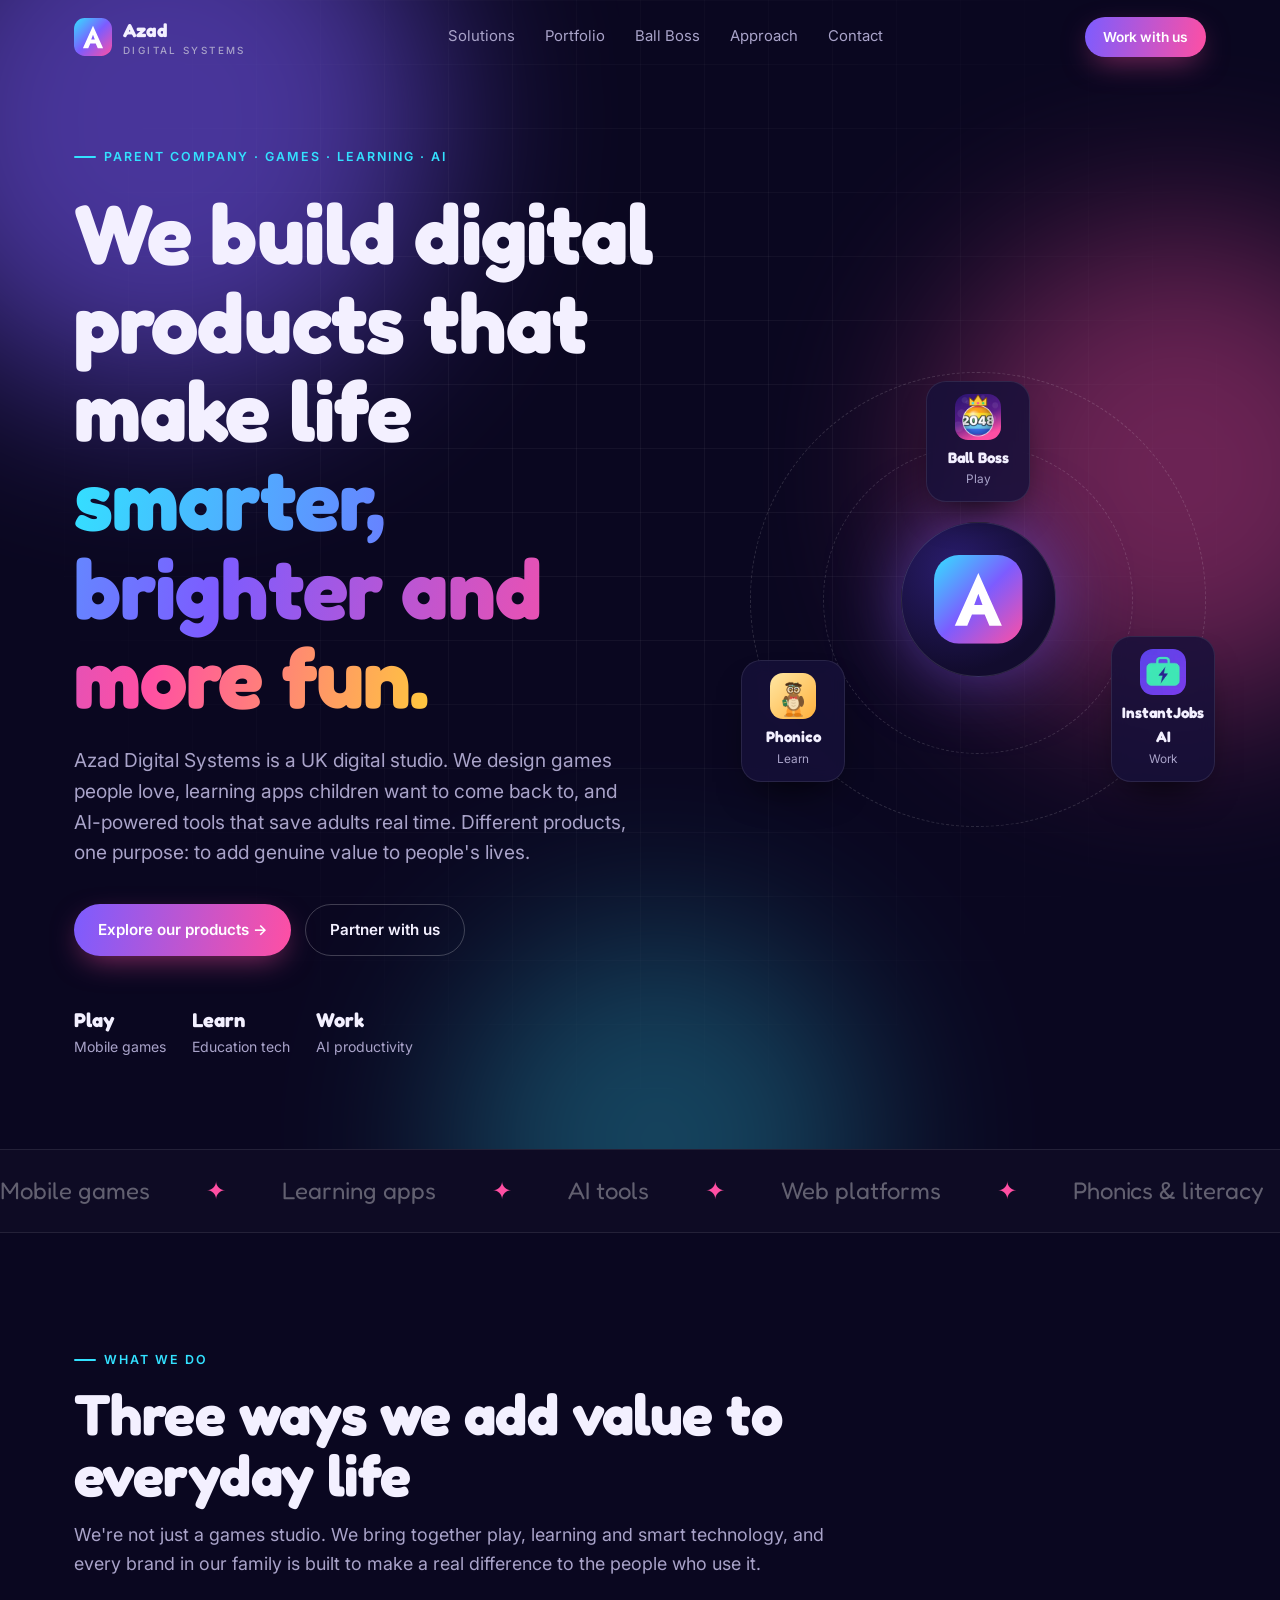
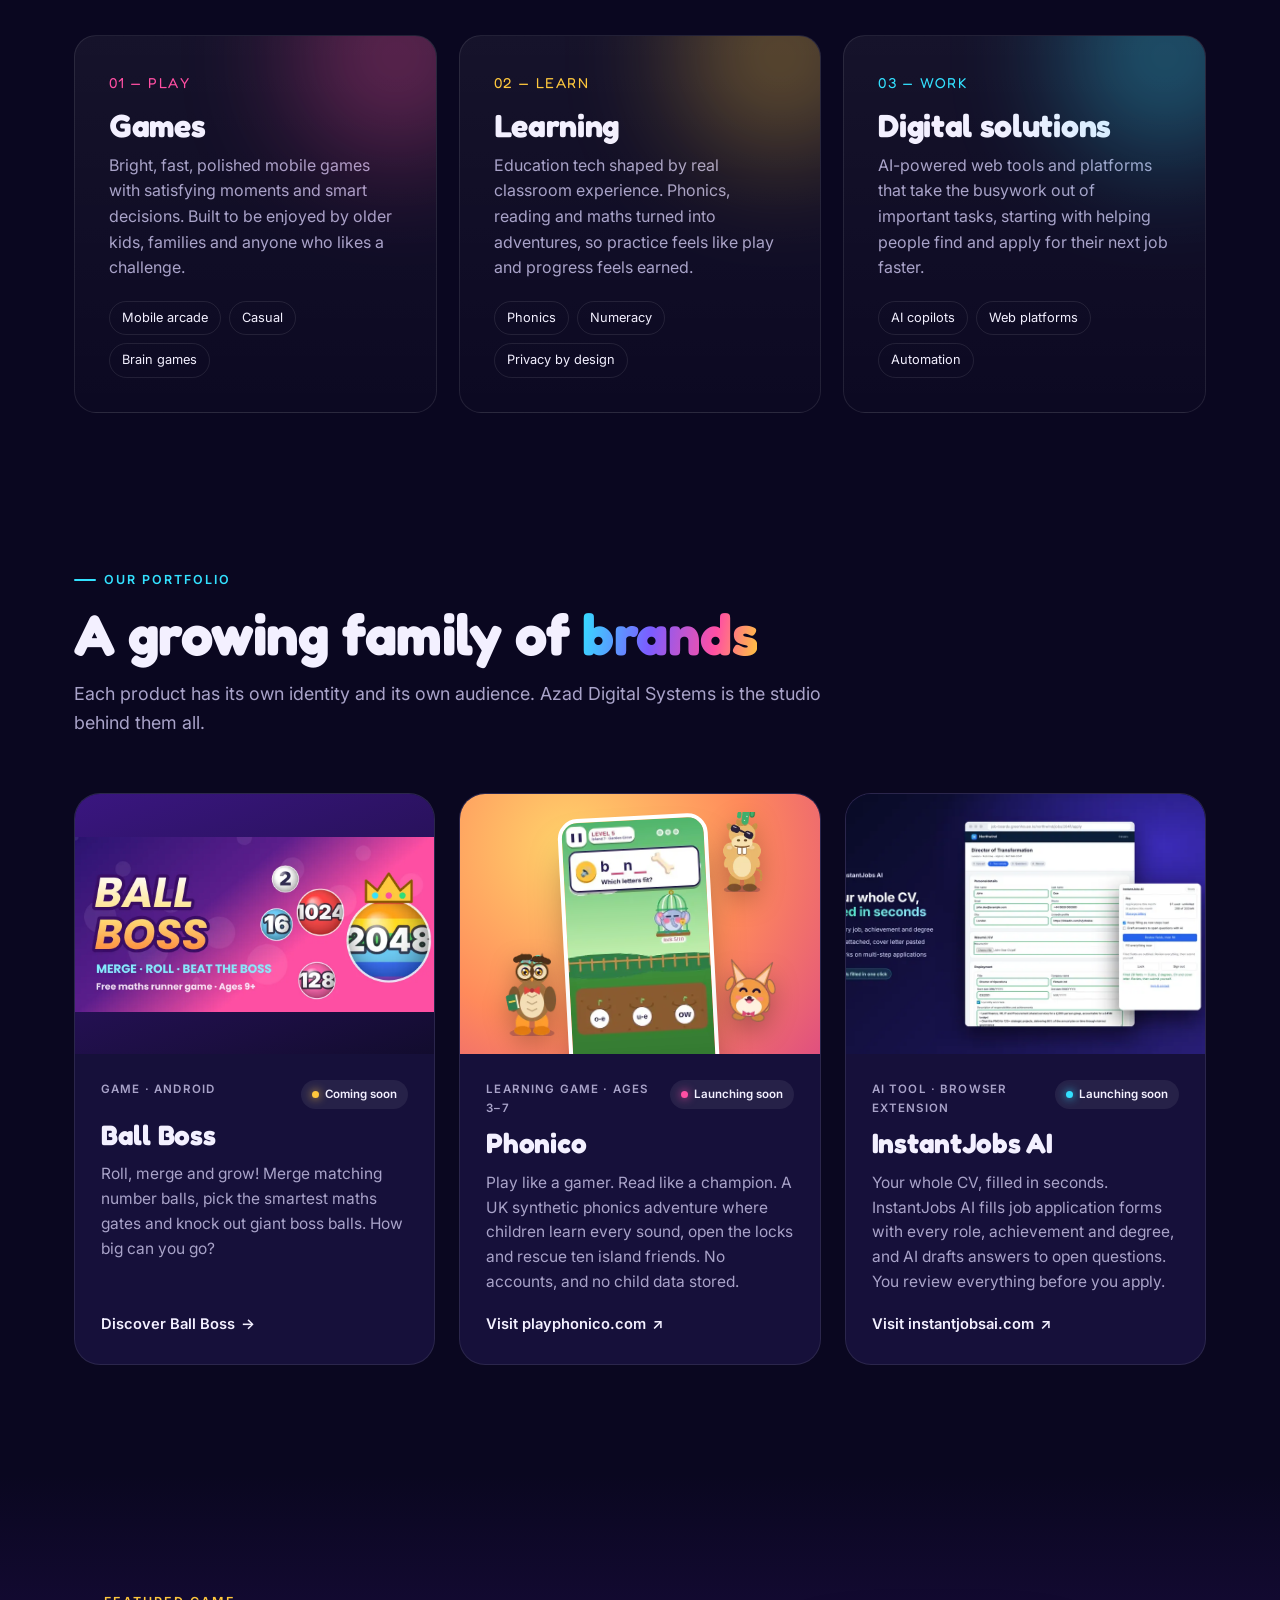
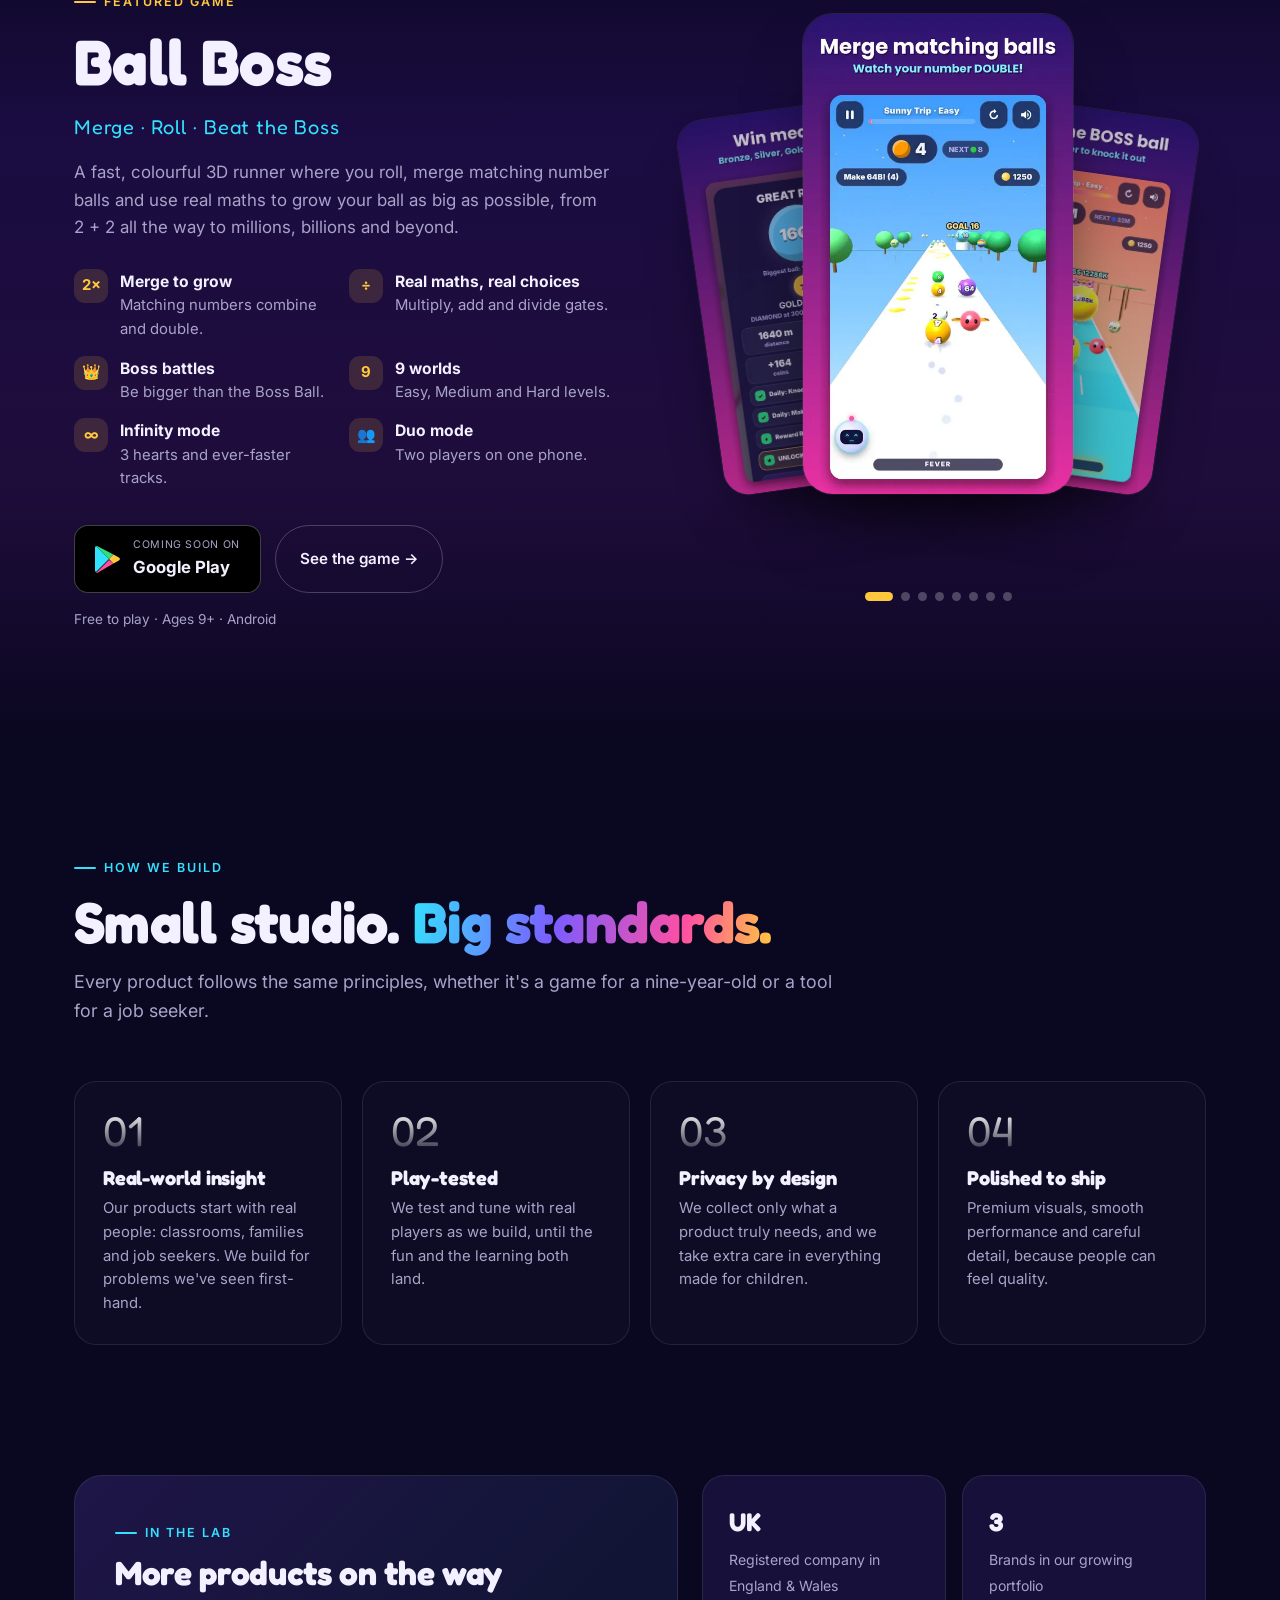
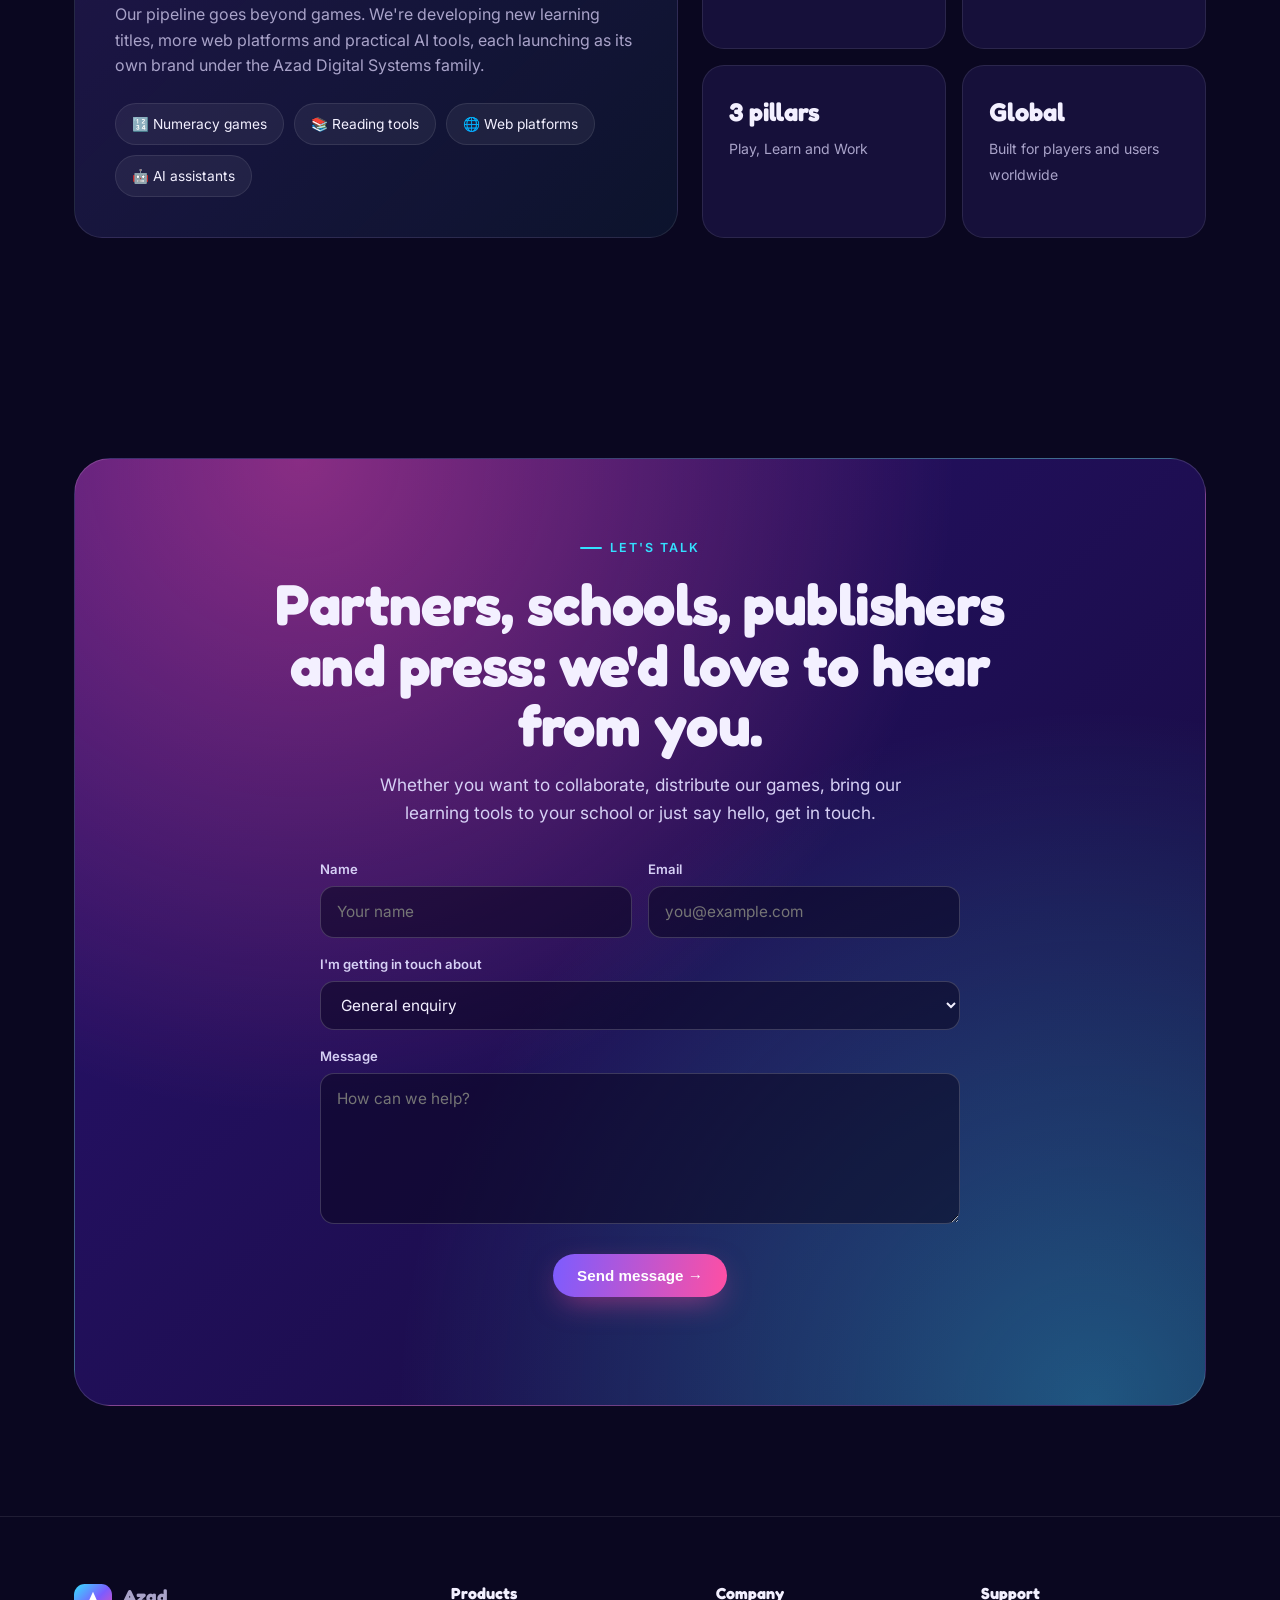
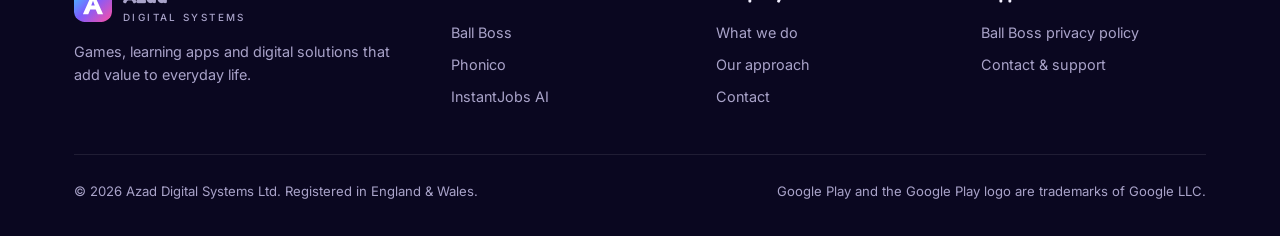
<file: index.html>
<!DOCTYPE html>
<html lang="en">
<head>
<meta charset="utf-8">
<meta name="viewport" content="width=device-width,initial-scale=1">
<title>Azad Digital Systems | Games, learning and digital solutions</title>
<meta name="description" content="Azad Digital Systems is a UK digital studio building games, learning apps and AI-powered tools, including Ball Boss, Phonico and InstantJobs AI.">
<meta property="og:title" content="Azad Digital Systems">
<meta property="og:description" content="We build games, learning apps and smart digital tools that add real value to everyday life.">
<meta property="og:image" content="img/bb-banner.webp">
<link rel="icon" href="data:image/svg+xml,%3Csvg xmlns='http://www.w3.org/2000/svg' viewBox='0 0 64 64'%3E%3Cdefs%3E%3ClinearGradient id='g' x1='0' y1='0' x2='1' y2='1'%3E%3Cstop offset='0' stop-color='%2333E1FF'/%3E%3Cstop offset='.5' stop-color='%237C5CFF'/%3E%3Cstop offset='1' stop-color='%23FF4FA3'/%3E%3C/linearGradient%3E%3C/defs%3E%3Crect width='64' height='64' rx='18' fill='url(%23g)'/%3E%3Cpath d='M32 13 49 51h-9l-3.4-8H27.4L24 51h-9Zm0 15-3 8h6Z' fill='%23fff'/%3E%3C/svg%3E">
<link rel="preconnect" href="https://fonts.googleapis.com">
<link rel="preconnect" href="https://fonts.gstatic.com" crossorigin>
<link href="https://fonts.googleapis.com/css2?family=Fredoka:wght@500;600;700&family=Inter:wght@400;500;600&display=swap" rel="stylesheet">
<link rel="stylesheet" href="styles.css">
</head>
<body>

<svg width="0" height="0" style="position:absolute" aria-hidden="true">
  <defs>
    <linearGradient id="lg" x1="0" y1="0" x2="1" y2="1"><stop offset="0" stop-color="#33E1FF"/><stop offset=".5" stop-color="#7C5CFF"/><stop offset="1" stop-color="#FF4FA3"/></linearGradient>
    <symbol id="mark" viewBox="0 0 64 64"><rect width="64" height="64" rx="18" fill="url(#lg)"/><path d="M32 13 49 51h-9l-3.4-8H27.4L24 51h-9Zm0 15-3 8h6Z" fill="#fff"/></symbol>
  </defs>
</svg>

<header class="nav" id="nav">
  <div class="wrap">
    <a href="#top" class="brand"><svg class="logo"><use href="#mark"/></svg><span>Azad<small>Digital Systems</small></span></a>
    <nav class="nav-links" id="links">
      <a href="#solutions">Solutions</a>
      <a href="#portfolio">Portfolio</a>
      <a href="#ball-boss">Ball Boss</a>
      <a href="#approach">Approach</a>
      <a href="#contact">Contact</a>
    </nav>
    <a href="#contact" class="btn btn-primary btn-sm">Work with us</a>
    <button class="menu-btn" id="menu" aria-label="Open menu">☰</button>
  </div>
</header>

<main id="top">
<!-- HERO -->
<section class="hero">
  <div class="aurora"><span></span><span></span><span></span></div>
  <div class="grid-bg"></div>
  <div class="wrap hero-inner">
    <div>
      <span class="eyebrow rv">Parent company · Games · Learning · AI</span>
      <h1 class="rv">We build digital products that make life <span class="grad">smarter, brighter and more fun.</span></h1>
      <p class="lead rv">Azad Digital Systems is a UK digital studio. We design games people love, learning apps children want to come back to, and AI-powered tools that save adults real time. Different products, one purpose: to add genuine value to people's lives.</p>
      <div class="hero-ctas rv">
        <a href="#portfolio" class="btn btn-primary">Explore our products →</a>
        <a href="#contact" class="btn btn-ghost">Partner with us</a>
      </div>
      <div class="pillars-mini rv">
        <div><b>Play</b>Mobile games</div>
        <div><b>Learn</b>Education tech</div>
        <div><b>Work</b>AI productivity</div>
      </div>
    </div>
    <div class="orbit rv" aria-hidden="true">
      <div class="ring"></div><div class="ring r2"></div>
      <div class="core"><svg viewBox="0 0 64 64"><use href="#mark"/></svg></div>
      <div class="node n1"><div class="ic"><img src="img/bb-icon.webp" alt=""></div><b>Ball Boss</b>Play</div>
      <div class="node n2"><div class="ic" style="background:linear-gradient(135deg,#FFE7A3,#FFB13D)"><img src="img/ph-hero-owl.webp" alt="" style="width:80%"></div><b>Phonico</b>Learn</div>
      <div class="node n3"><div class="ic"><img src="img/ij-icon.webp" alt=""></div><b>InstantJobs AI</b>Work</div>
    </div>
  </div>
</section>

<div class="marquee" aria-hidden="true">
  <div class="marquee-track">
    <span>Mobile games</span><span>Learning apps</span><span>AI tools</span><span>Web platforms</span><span>Phonics &amp; literacy</span><span>Maths &amp; numbers</span><span>Career tech</span><span>Family-first design</span>
    <span>Mobile games</span><span>Learning apps</span><span>AI tools</span><span>Web platforms</span><span>Phonics &amp; literacy</span><span>Maths &amp; numbers</span><span>Career tech</span><span>Family-first design</span>
  </div>
</div>

<!-- SOLUTIONS -->
<section id="solutions">
  <div class="wrap">
    <div class="sec-head rv">
      <span class="eyebrow">What we do</span>
      <h2>Three ways we add value to everyday life</h2>
      <p>We're not just a games studio. We bring together play, learning and smart technology, and every brand in our family is built to make a real difference to the people who use it.</p>
    </div>
    <div class="pillars">
      <div class="pillar rv" style="--c:var(--pink)">
        <span class="num">01 — PLAY</span>
        <h3>Games</h3>
        <p>Bright, fast, polished mobile games with satisfying moments and smart decisions. Built to be enjoyed by older kids, families and anyone who likes a challenge.</p>
        <ul><li>Mobile arcade</li><li>Casual</li><li>Brain games</li></ul>
      </div>
      <div class="pillar rv" style="--c:var(--gold)">
        <span class="num">02 — LEARN</span>
        <h3>Learning</h3>
        <p>Education tech shaped by real classroom experience. Phonics, reading and maths turned into adventures, so practice feels like play and progress feels earned.</p>
        <ul><li>Phonics</li><li>Numeracy</li><li>Privacy by design</li></ul>
      </div>
      <div class="pillar rv" style="--c:var(--cyan)">
        <span class="num">03 — WORK</span>
        <h3>Digital solutions</h3>
        <p>AI-powered web tools and platforms that take the busywork out of important tasks, starting with helping people find and apply for their next job faster.</p>
        <ul><li>AI copilots</li><li>Web platforms</li><li>Automation</li></ul>
      </div>
    </div>
  </div>
</section>

<!-- PORTFOLIO -->
<section id="portfolio" style="padding-top:40px">
  <div class="wrap">
    <div class="sec-head rv">
      <span class="eyebrow">Our portfolio</span>
      <h2>A growing family of <span class="grad">brands</span></h2>
      <p>Each product has its own identity and its own audience. Azad Digital Systems is the studio behind them all.</p>
    </div>
    <div class="portfolio">

      <article class="prod rv" style="--glow:rgba(255,200,61,.5)">
        <div class="prod-visual v-ball"><img class="banner" src="img/bb-banner.webp" alt="Ball Boss logo with number balls and a crowned 2048 ball"></div>
        <div class="prod-body">
          <div class="prod-top"><span class="tag">Game · Android</span><span class="status" style="--dot:var(--gold)">Coming soon</span></div>
          <h3>Ball Boss</h3>
          <p>Roll, merge and grow! Merge matching number balls, pick the smartest maths gates and knock out giant boss balls. How big can you go?</p>
          <div class="links"><a class="arrow-link" href="products/ball-boss/index.html">Discover Ball Boss <span>→</span></a></div>
        </div>
      </article>

      <article class="prod rv" style="--glow:rgba(255,94,126,.5)">
        <div class="prod-visual v-phon">
          <img class="ph-shot" src="img/ph-shot.webp" alt="Phonico gameplay: which letters fit?">
          <img class="ph-char c1" src="img/ph-hero-owl.webp" alt="" aria-hidden="true">
          <img class="ph-char c2" src="img/ph-pal-fox.webp" alt="" aria-hidden="true">
          <img class="ph-char c3" src="img/ph-hero-camel.webp" alt="" aria-hidden="true">
        </div>
        <div class="prod-body">
          <div class="prod-top"><span class="tag">Learning game · Ages 3–7</span><span class="status" style="--dot:var(--pink)">Launching soon</span></div>
          <h3>Phonico</h3>
          <p>Play like a gamer. Read like a champion. A UK synthetic phonics adventure where children learn every sound, open the locks and rescue ten island friends. No accounts, and no child data stored.</p>
          <div class="links"><a class="arrow-link" href="https://playphonico.com" target="_blank" rel="noopener">Visit playphonico.com <span>↗</span></a></div>
        </div>
      </article>

      <article class="prod rv" style="--glow:rgba(51,225,255,.45)">
        <div class="prod-visual v-jobs"><img class="ij-shot" src="img/ij-shot.webp" alt="InstantJobs AI filling a job application form from a CV"></div>
        <div class="prod-body">
          <div class="prod-top"><span class="tag">AI tool · Browser extension</span><span class="status" style="--dot:var(--cyan)">Launching soon</span></div>
          <h3>InstantJobs AI</h3>
          <p>Your whole CV, filled in seconds. InstantJobs AI fills job application forms with every role, achievement and degree, and AI drafts answers to open questions. You review everything before you apply.</p>
          <div class="links"><a class="arrow-link" href="https://instantjobsai.com" target="_blank" rel="noopener">Visit instantjobsai.com <span>↗</span></a></div>
        </div>
      </article>

    </div>
  </div>
</section>

<!-- SPOTLIGHT -->
<section class="spot" id="ball-boss">
  <div class="wrap spot-grid">
    <div class="rv">
      <span class="eyebrow" style="color:var(--gold)">Featured game</span>
      <h2>Ball Boss</h2>
      <div class="tagline">Merge · Roll · Beat the Boss</div>
      <p style="color:var(--mute);margin-top:16px;font-size:1.06rem">A fast, colourful 3D runner where you roll, merge matching number balls and use real maths to grow your ball as big as possible, from 2 + 2 all the way to millions, billions and beyond.</p>
      <div class="feat-list">
        <div class="feat"><i>2×</i><div><b>Merge to grow</b>Matching numbers combine and double.</div></div>
        <div class="feat"><i>÷</i><div><b>Real maths, real choices</b>Multiply, add and divide gates.</div></div>
        <div class="feat"><i>👑</i><div><b>Boss battles</b>Be bigger than the Boss Ball.</div></div>
        <div class="feat"><i>9</i><div><b>9 worlds</b>Easy, Medium and Hard levels.</div></div>
        <div class="feat"><i>∞</i><div><b>Infinity mode</b>3 hearts and ever-faster tracks.</div></div>
        <div class="feat"><i>👥</i><div><b>Duo mode</b>Two players on one phone.</div></div>
      </div>
      <div class="hero-ctas">
        <span class="gp-badge"><svg width="26" height="28" viewBox="0 0 26 28"><path d="M1 1l13 13L1 27c-.6-.3-1-1-1-1.8V2.8C0 2 .4 1.3 1 1z" fill="#33E1FF"/><path d="M18.5 9.5 14 14 1 1c.3-.1.7-.1 1.1.1z" fill="#2EDD7B"/><path d="M18.5 18.5 2.1 27.9c-.4.2-.8.2-1.1.1l13-13z" fill="#FF4FA3"/><path d="m18.5 9.5 5.4 3.1c1.4.8 1.4 2 0 2.8l-5.4 3.1L14 14z" fill="#FFC83D"/></svg><span><small>Coming soon on</small><b>Google Play</b></span></span>
        <a href="products/ball-boss/index.html" class="btn btn-ghost">See the game →</a>
      </div>
      <p style="color:var(--mute);font-size:.85rem;margin-top:16px">Free to play · Ages 9+ · Android</p>
    </div>
    <div class="rv">
      <div class="gallery" id="gallery"></div>
      <div class="dots" id="dots"></div>
    </div>
  </div>
</section>

<!-- APPROACH -->
<section id="approach">
  <div class="wrap">
    <div class="sec-head rv">
      <span class="eyebrow">How we build</span>
      <h2>Small studio. <span class="grad">Big standards.</span></h2>
      <p>Every product follows the same principles, whether it's a game for a nine-year-old or a tool for a job seeker.</p>
    </div>
    <div class="approach">
      <div class="step rv"><div class="n">01</div><h4>Real-world insight</h4><p>Our products start with real people: classrooms, families and job seekers. We build for problems we've seen first-hand.</p></div>
      <div class="step rv"><div class="n">02</div><h4>Play-tested</h4><p>We test and tune with real players as we build, until the fun and the learning both land.</p></div>
      <div class="step rv"><div class="n">03</div><h4>Privacy by design</h4><p>We collect only what a product truly needs, and we take extra care in everything made for children.</p></div>
      <div class="step rv"><div class="n">04</div><h4>Polished to ship</h4><p>Premium visuals, smooth performance and careful detail, because people can feel quality.</p></div>
    </div>
  </div>
</section>

<!-- LAB -->
<section style="padding-top:20px">
  <div class="wrap lab">
    <div class="lab-card rv">
      <span class="eyebrow">In the lab</span>
      <h3>More products on the way</h3>
      <p>Our pipeline goes beyond games. We're developing new learning titles, more web platforms and practical AI tools, each launching as its own brand under the Azad Digital Systems family.</p>
      <div class="chips"><span>🔢 Numeracy games</span><span>📚 Reading tools</span><span>🌐 Web platforms</span><span>🤖 AI assistants</span></div>
    </div>
    <div class="facts">
      <div class="fact rv"><b>UK</b><span>Registered company in England &amp; Wales</span></div>
      <div class="fact rv"><b>3</b><span>Brands in our growing portfolio</span></div>
      <div class="fact rv"><b>3 pillars</b><span>Play, Learn and Work</span></div>
      <div class="fact rv"><b>Global</b><span>Built for players and users worldwide</span></div>
    </div>
  </div>
</section>

<!-- CTA -->
<section id="contact">
  <div class="wrap" id="contact-support">
    <div class="cta-box rv">
      <span class="eyebrow" style="justify-content:center">Let's talk</span>
      <h2>Partners, schools, publishers and press: we'd love to hear from you.</h2>
      <p>Whether you want to collaborate, distribute our games, bring our learning tools to your school or just say hello, get in touch.</p>
      <form class="cform" id="cform" novalidate>
        <input type="hidden" name="access_key" value="">
        <input type="hidden" name="subject" value="New enquiry from azaddigitalsystems.com">
        <input type="checkbox" name="botcheck" style="display:none" tabindex="-1" autocomplete="off">
        <div class="cf-row">
          <label><span>Name</span><input name="name" required maxlength="100" placeholder="Your name"></label>
          <label><span>Email</span><input name="email" type="email" required maxlength="150" placeholder="you@example.com"></label>
        </div>
        <label><span>I'm getting in touch about</span>
          <select name="topic">
            <option>General enquiry</option><option>Partnership or publishing</option><option>Schools and education</option>
            <option>Ball Boss support</option><option>Phonico</option><option>InstantJobs AI</option><option>Press</option>
          </select></label>
        <label><span>Message</span><textarea name="message" required rows="5" maxlength="3000" placeholder="How can we help?"></textarea></label>
        <button class="btn btn-primary" type="submit" id="cf-btn">Send message →</button>
        <p class="cf-msg" id="cf-msg" role="status"></p>
      </form>
    </div>
  </div>
</section>
</main>

<footer>
  <div class="wrap">
    <div class="foot-grid">
      <div>
        <a href="#top" class="brand" style="margin-bottom:14px"><svg class="logo"><use href="#mark"/></svg><span>Azad<small>Digital Systems</small></span></a>
        <p style="max-width:320px">Games, learning apps and digital solutions that add value to everyday life.</p>
      </div>
      <div><h5>Products</h5><ul>
        <li><a href="products/ball-boss/index.html">Ball Boss</a></li>
        <li><a href="https://playphonico.com" target="_blank" rel="noopener">Phonico</a></li>
        <li><a href="https://instantjobsai.com" target="_blank" rel="noopener">InstantJobs AI</a></li>
      </ul></div>
      <div><h5>Company</h5><ul>
        <li><a href="#solutions">What we do</a></li>
        <li><a href="#approach">Our approach</a></li>
        <li><a href="#contact">Contact</a></li>
      </ul></div>
      <div><h5>Support</h5><ul>
        <li><a href="ball-boss/privacy/index.html">Ball Boss privacy policy</a></li>
        <li><a href="#contact">Contact &amp; support</a></li>
      </ul></div>
    </div>
    <div class="foot-bottom">
      <span>© <span id="yr">2026</span> Azad Digital Systems Ltd. Registered in England &amp; Wales.</span>
      <span>Google Play and the Google Play logo are trademarks of Google LLC.</span>
    </div>
  </div>
</footer>

<script>
const nav=document.getElementById('nav');
addEventListener('scroll',()=>nav.classList.toggle('scrolled',scrollY>30),{passive:true});
document.getElementById('menu').onclick=()=>nav.classList.toggle('open');
document.querySelectorAll('#links a').forEach(a=>a.onclick=()=>nav.classList.remove('open'));
document.getElementById('yr').textContent=new Date().getFullYear();
const io=new IntersectionObserver(es=>es.forEach(e=>{if(e.isIntersecting){e.target.classList.add('in');io.unobserve(e.target)}}),{threshold:.12});
document.querySelectorAll('.rv').forEach((el,i)=>{el.style.transitionDelay=(i%4)*80+'ms';io.observe(el)});
// contact form (Web3Forms: paste your access key into WEB3FORMS_KEY)
const WEB3FORMS_KEY='5d08bd08-f6f6-4e92-875a-0a1dff21f468';
const f=document.getElementById('cform'),m=document.getElementById('cf-msg'),btn=document.getElementById('cf-btn');
if(location.hash==='#contact-support'){f.topic.value='Ball Boss support';}
f.addEventListener('submit',async e=>{
  e.preventDefault();
  if(!f.checkValidity()){m.textContent='Please fill in your name, a valid email and a message.';m.className='cf-msg err';return}
  if(!WEB3FORMS_KEY){m.textContent='Our contact form is being set up. Please check back very soon.';m.className='cf-msg err';return}
  f.access_key.value=WEB3FORMS_KEY;btn.disabled=true;btn.textContent='Sending…';
  try{
    const r=await fetch('https://api.web3forms.com/submit',{method:'POST',headers:{'Content-Type':'application/json',Accept:'application/json'},body:JSON.stringify(Object.fromEntries(new FormData(f)))});
    const j=await r.json();
    if(j.success){f.reset();m.textContent='Thanks! Your message has been sent. We\'ll get back to you soon.';m.className='cf-msg ok'}
    else throw 0;
  }catch(_){m.textContent='Sorry, something went wrong. Please try again in a moment.';m.className='cf-msg err'}
  btn.disabled=false;btn.textContent='Send message →';
});
// gallery
const shots=[['01','Merge matching balls: watch your number double'],['03','Beat the Boss ball'],['02','FEVER mode'],['04','Brain Gates'],['05','9 amazing worlds'],['06','Collect every colour'],['08','Infinity mode'],['09','Win medals']];
const g=document.getElementById('gallery'),d=document.getElementById('dots');let i=0;
const els=shots.map(([n,a])=>{const p=document.createElement('div');p.className='phone';p.innerHTML=`<img src="img/bb-${n}.webp" alt="Ball Boss: ${a}" loading="lazy">`;g.appendChild(p);return p});
const dots=shots.map((_,k)=>{const b=document.createElement('button');b.setAttribute('aria-label','Screenshot '+(k+1));b.onclick=()=>{i=k;show()};d.appendChild(b);return b});
function show(){const L=els.length;els.forEach((p,k)=>{const o=(k-i+L)%L;p.className='phone'+(o===0?' p0':o===1?' p2':o===L-1?' p1':'');p.style.display=(o===0||o===1||o===L-1)?'':'none'});dots.forEach((b,k)=>b.classList.toggle('on',k===i))}
show();let t=setInterval(()=>{i=(i+1)%els.length;show()},3200);
g.onmouseenter=()=>clearInterval(t);g.onmouseleave=()=>t=setInterval(()=>{i=(i+1)%els.length;show()},3200);
</script>
</body>
</html>
</file>
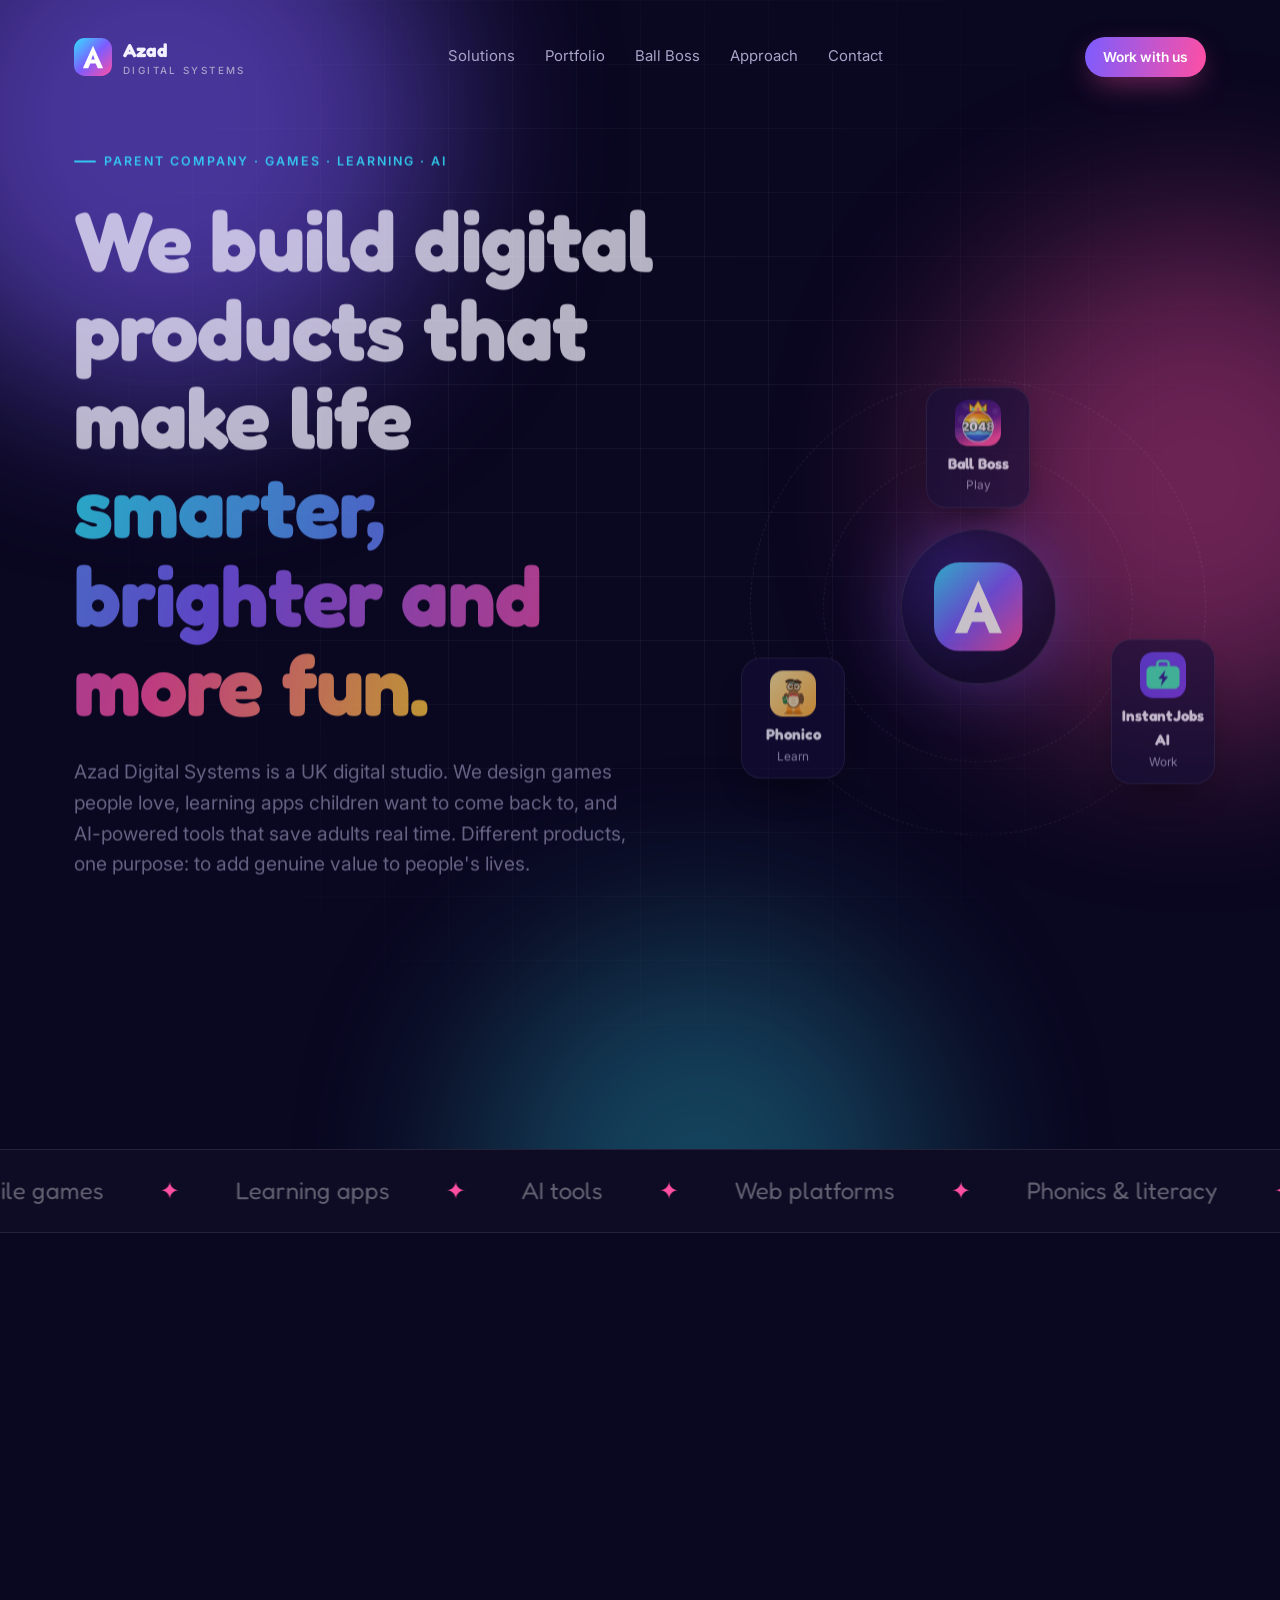
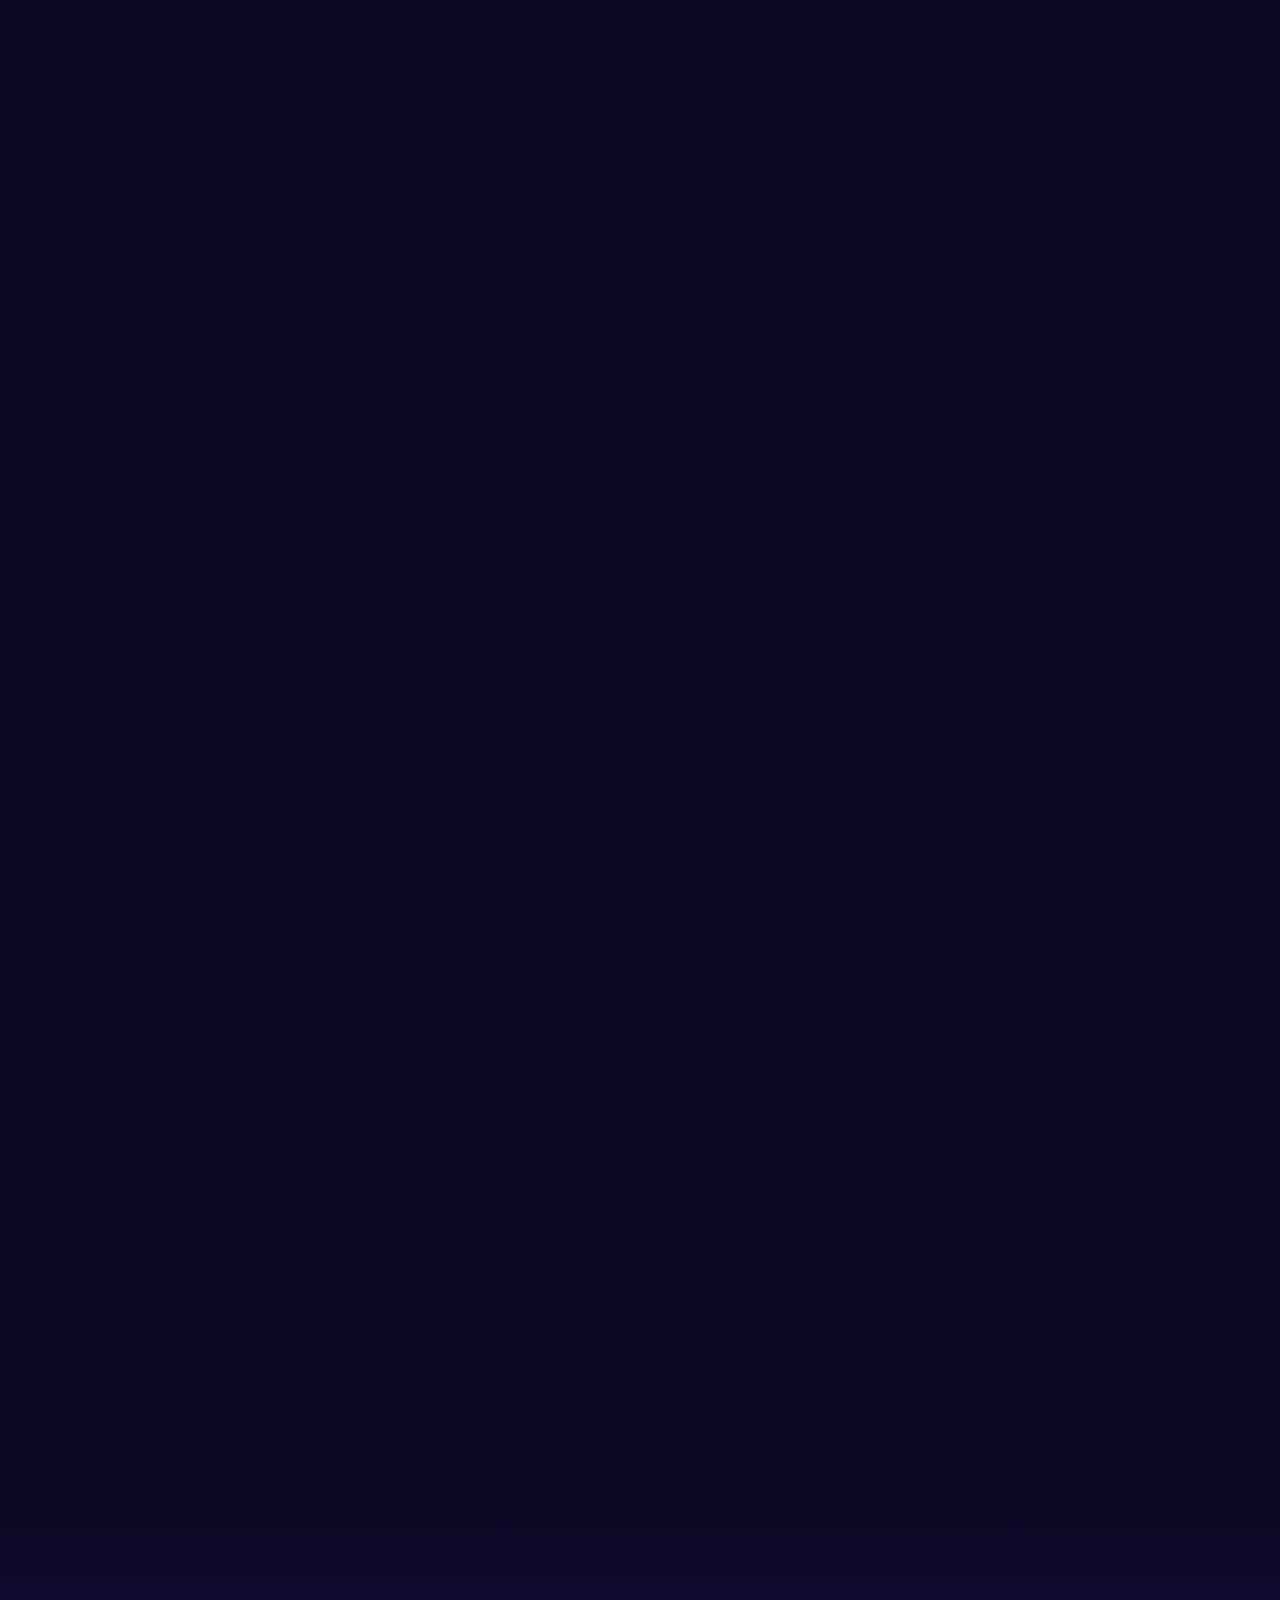
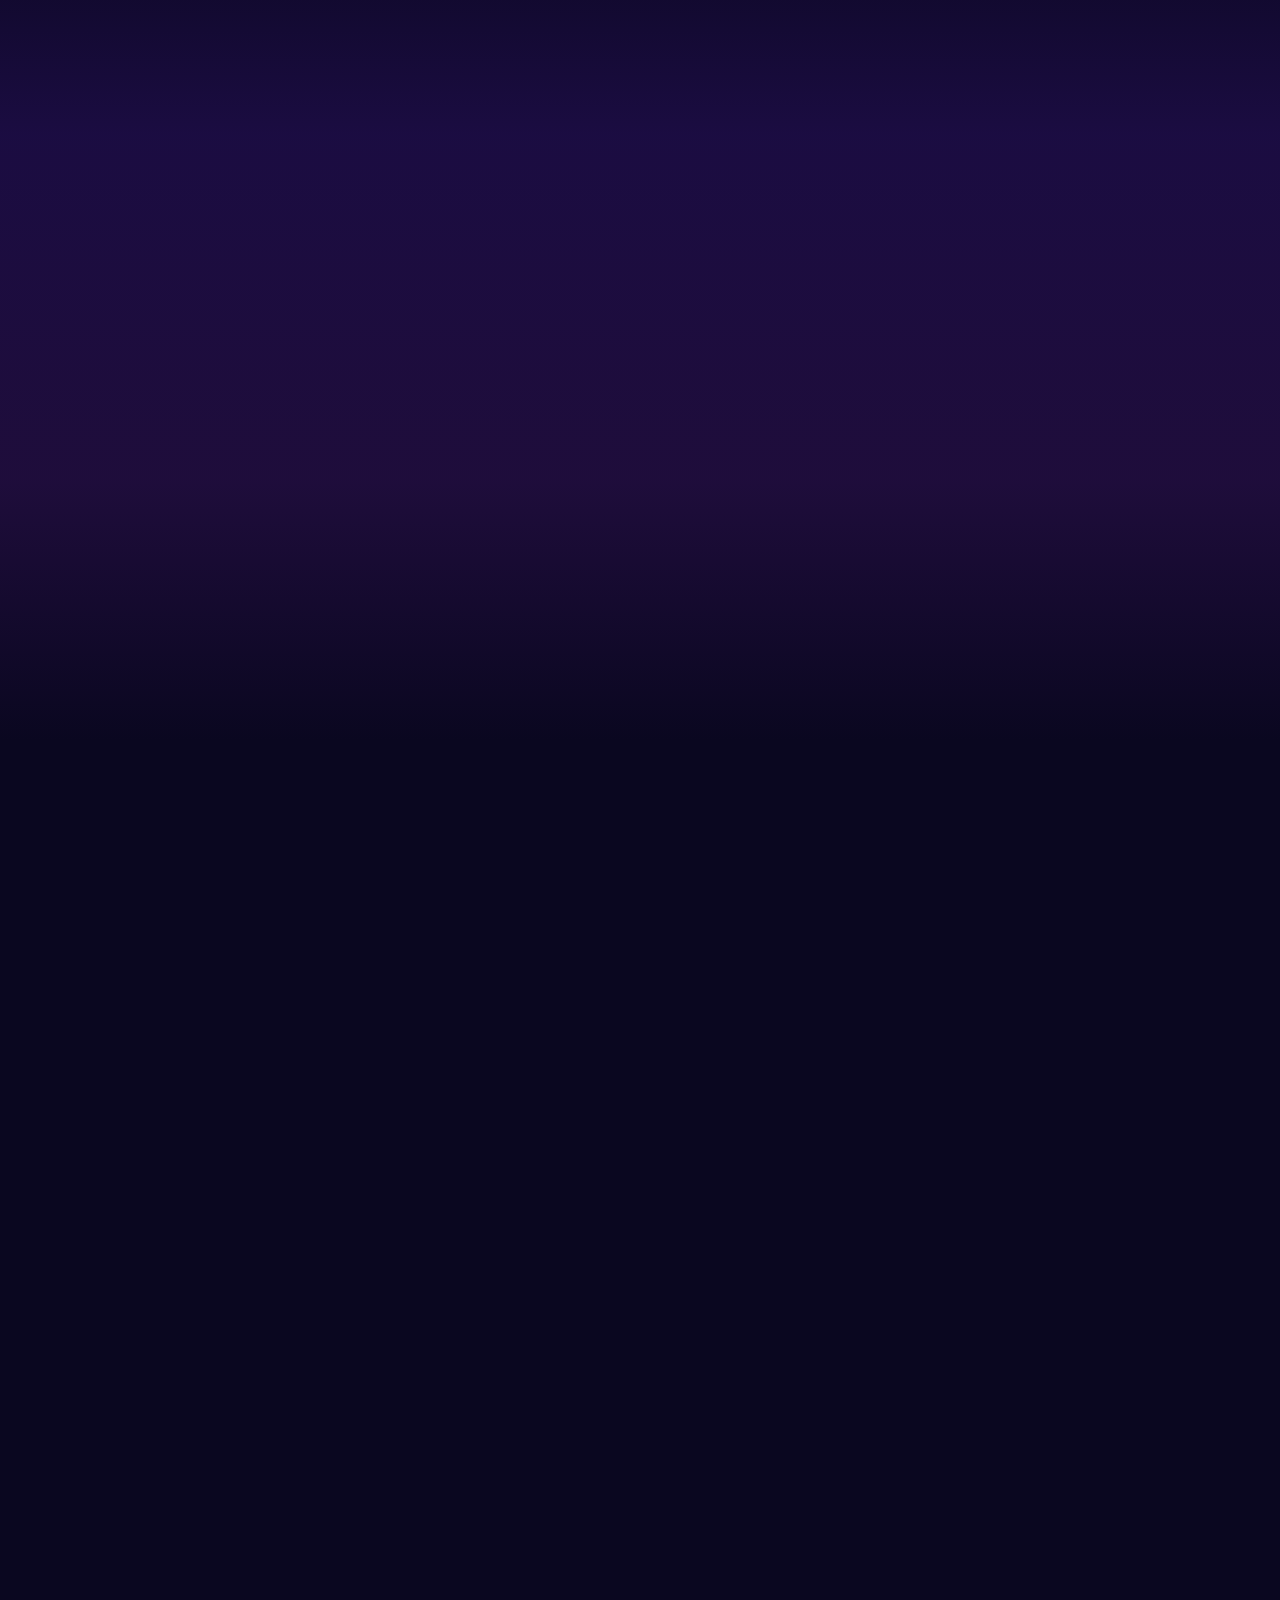
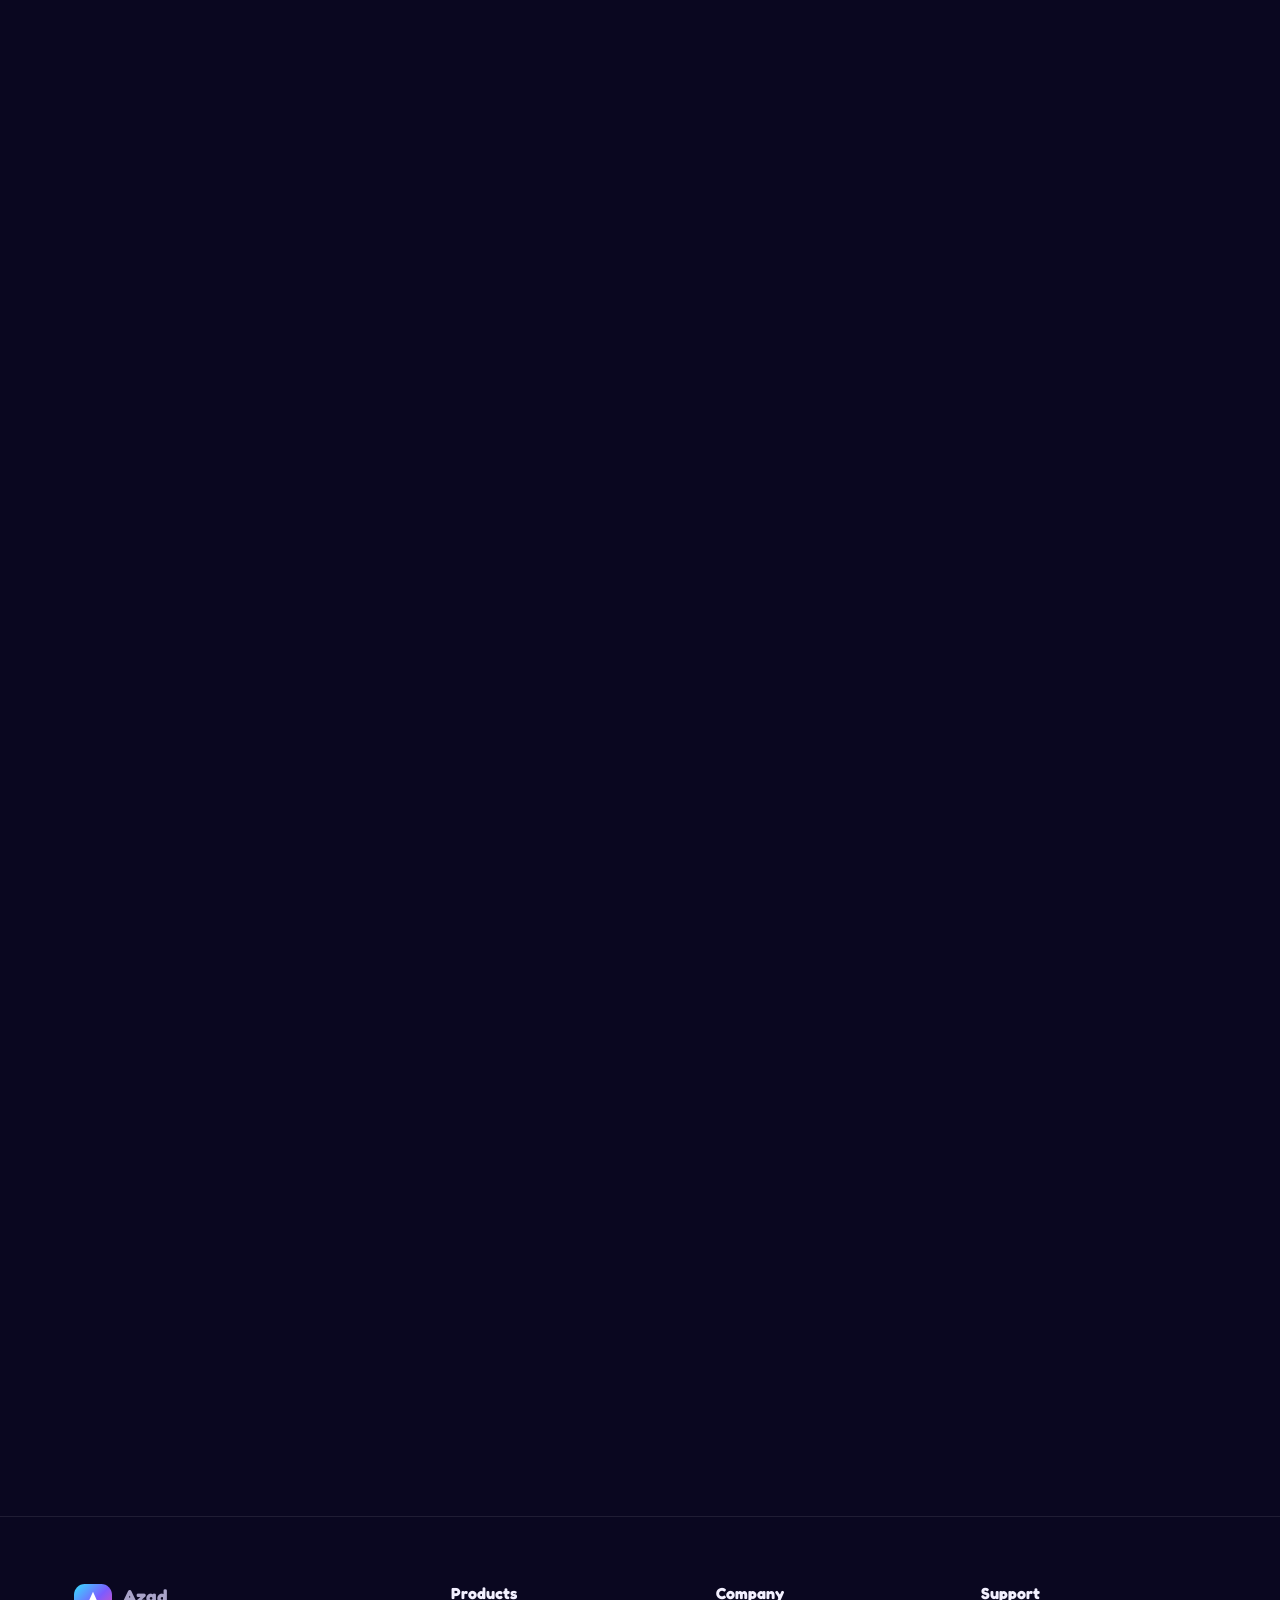
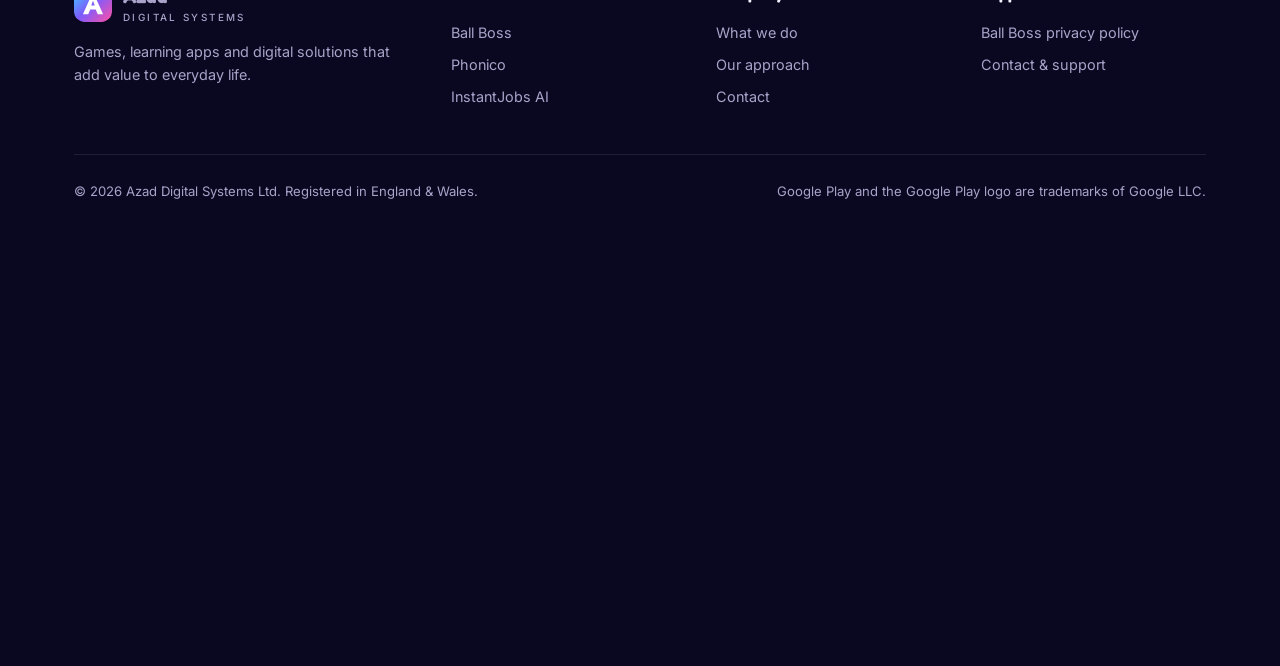
<file: contact/index.html>
<!DOCTYPE html><html lang="en"><head><meta charset="utf-8"><title>Contact | Azad Digital Systems</title>
<meta http-equiv="refresh" content="0; url=/#contact"><link rel="canonical" href="/#contact"></head>
<body><p><a href="/#contact">Contact Azad Digital Systems</a></p></body></html>
</file>
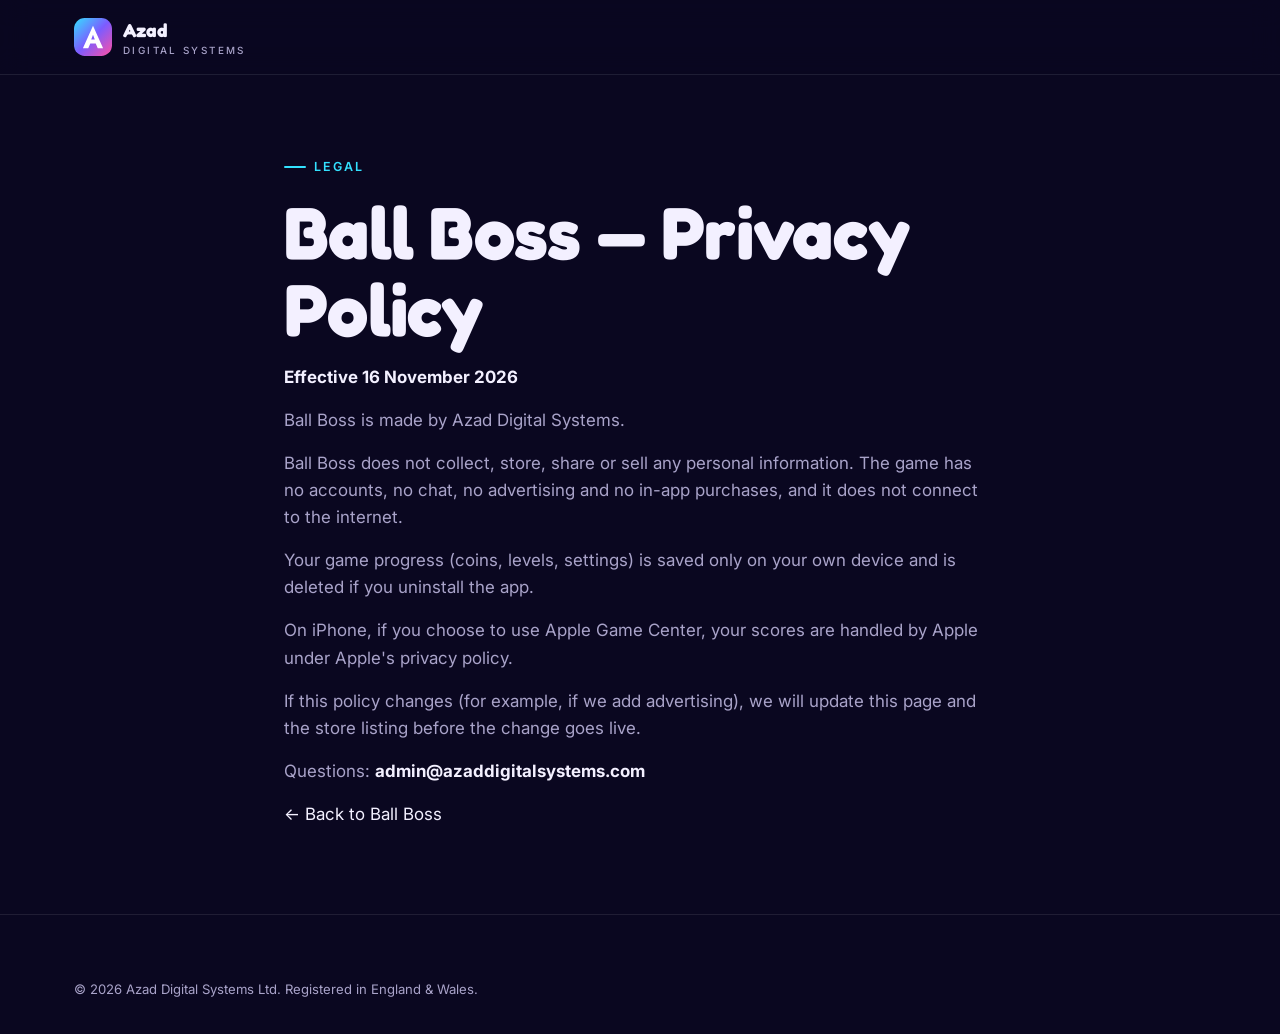
<file: ball-boss/privacy/index.html>
<!DOCTYPE html>
<html lang="en">
<head>
<meta charset="utf-8">
<meta name="viewport" content="width=device-width,initial-scale=1">
<title>Ball Boss Privacy Policy | Azad Digital Systems</title>
<link rel="preconnect" href="https://fonts.googleapis.com">
<link href="https://fonts.googleapis.com/css2?family=Fredoka:wght@500;600;700&family=Inter:wght@400;500;600&display=swap" rel="stylesheet">
<link rel="stylesheet" href="../../styles.css">
</head>
<body>
<header class="nav scrolled"><div class="wrap">
  <a href="../../index.html" class="brand"><svg class="logo" viewBox="0 0 64 64"><defs><linearGradient id="lg" x1="0" y1="0" x2="1" y2="1"><stop offset="0" stop-color="#33E1FF"/><stop offset=".5" stop-color="#7C5CFF"/><stop offset="1" stop-color="#FF4FA3"/></linearGradient></defs><rect width="64" height="64" rx="18" fill="url(#lg)"/><path d="M32 13 49 51h-9l-3.4-8H27.4L24 51h-9Zm0 15-3 8h6Z" fill="#fff"/></svg><span>Azad<small>Digital Systems</small></span></a>
</div></header>
<section class="page-hero">
  <div class="wrap prose">
    <span class="eyebrow">Legal</span>
    <h1>Ball Boss — Privacy Policy</h1>
    <p><strong>Effective 16 November 2026</strong></p>
    <p>Ball Boss is made by Azad Digital Systems.</p>
    <p>Ball Boss does not collect, store, share or sell any personal information. The game has no accounts, no chat, no advertising and no in-app purchases, and it does not connect to the internet.</p>
    <p>Your game progress (coins, levels, settings) is saved only on your own device and is deleted if you uninstall the app.</p>
    <p>On iPhone, if you choose to use Apple Game Center, your scores are handled by Apple under Apple's privacy policy.</p>
    <p>If this policy changes (for example, if we add advertising), we will update this page and the store listing before the change goes live.</p>
    <p>Questions: <strong>admin@azaddigitalsystems.com</strong></p>
    <p><a class="arrow-link" href="../../products/ball-boss/index.html">← Back to Ball Boss</a></p>
  </div>
</section>
<footer><div class="wrap"><div class="foot-bottom" style="border:0;padding-top:0"><span>© 2026 Azad Digital Systems Ltd. Registered in England &amp; Wales.</span></div></div></footer>
</body>
</html>
</file>
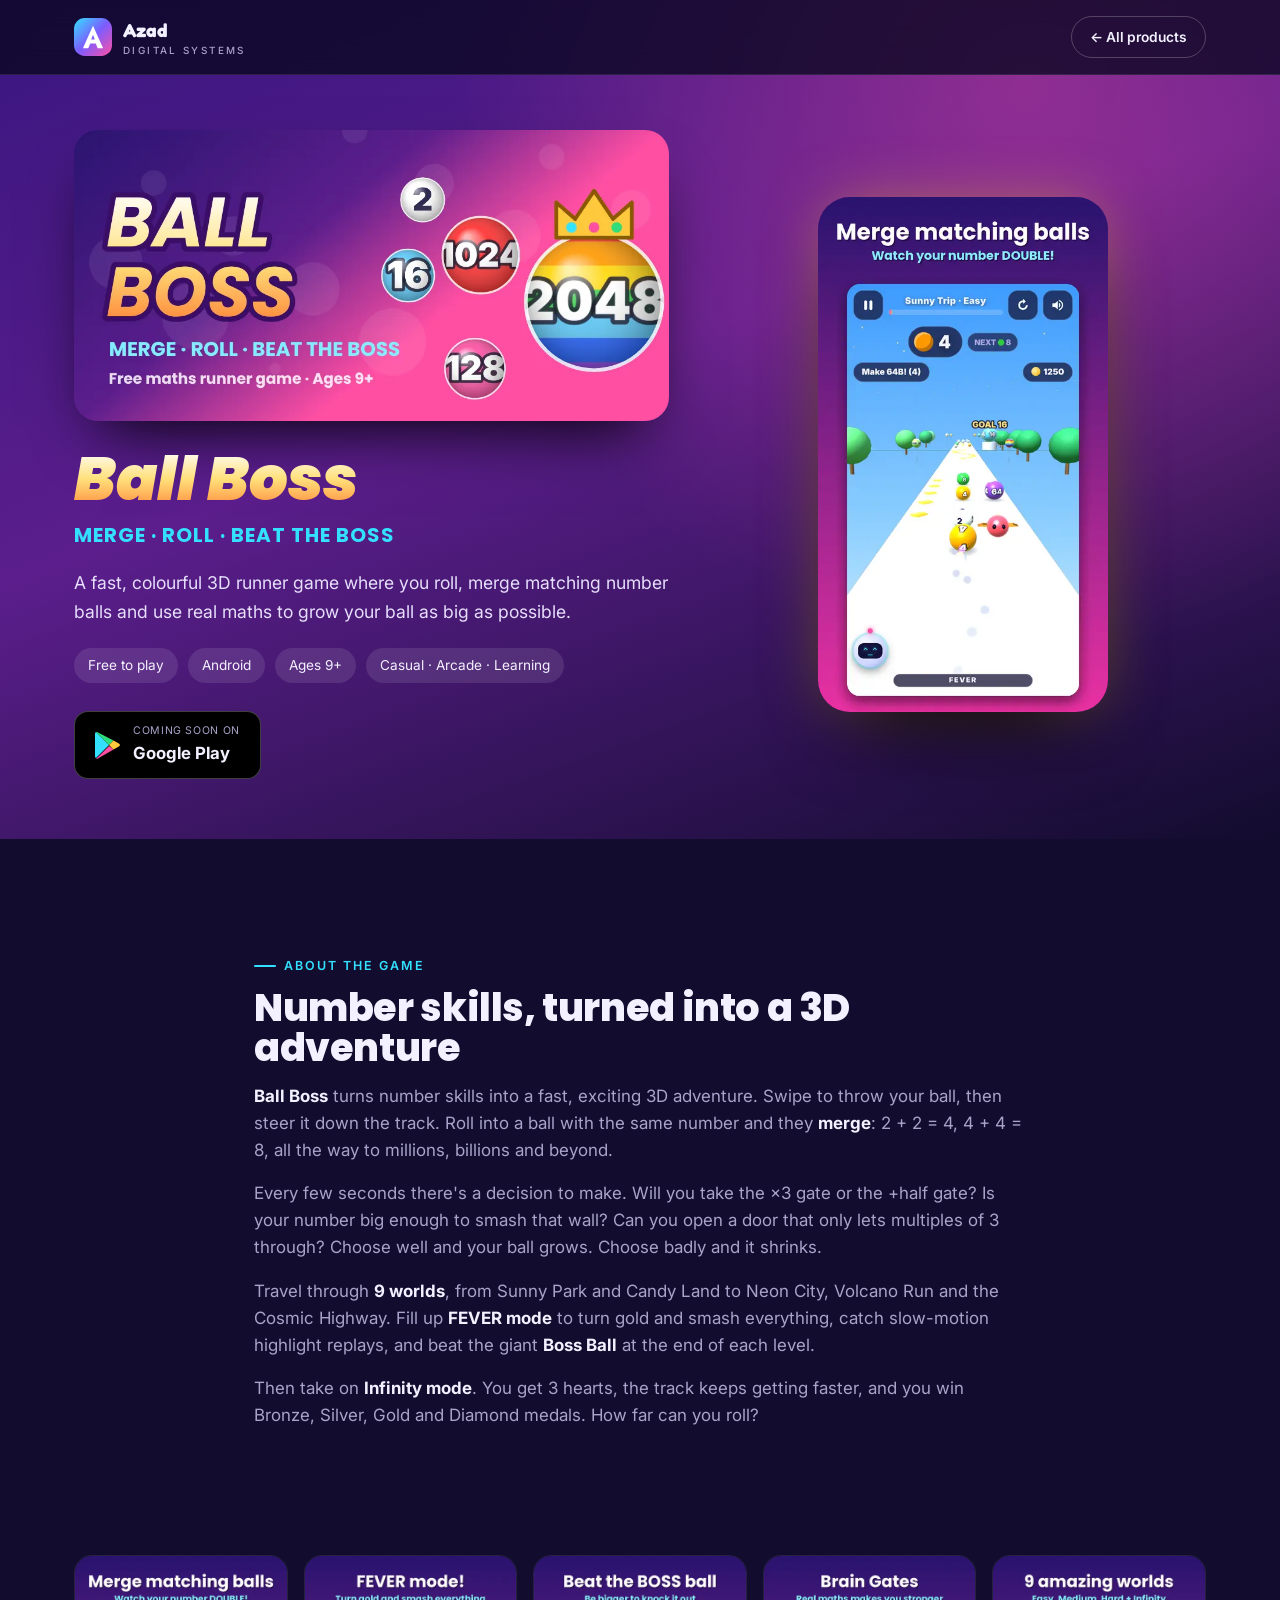
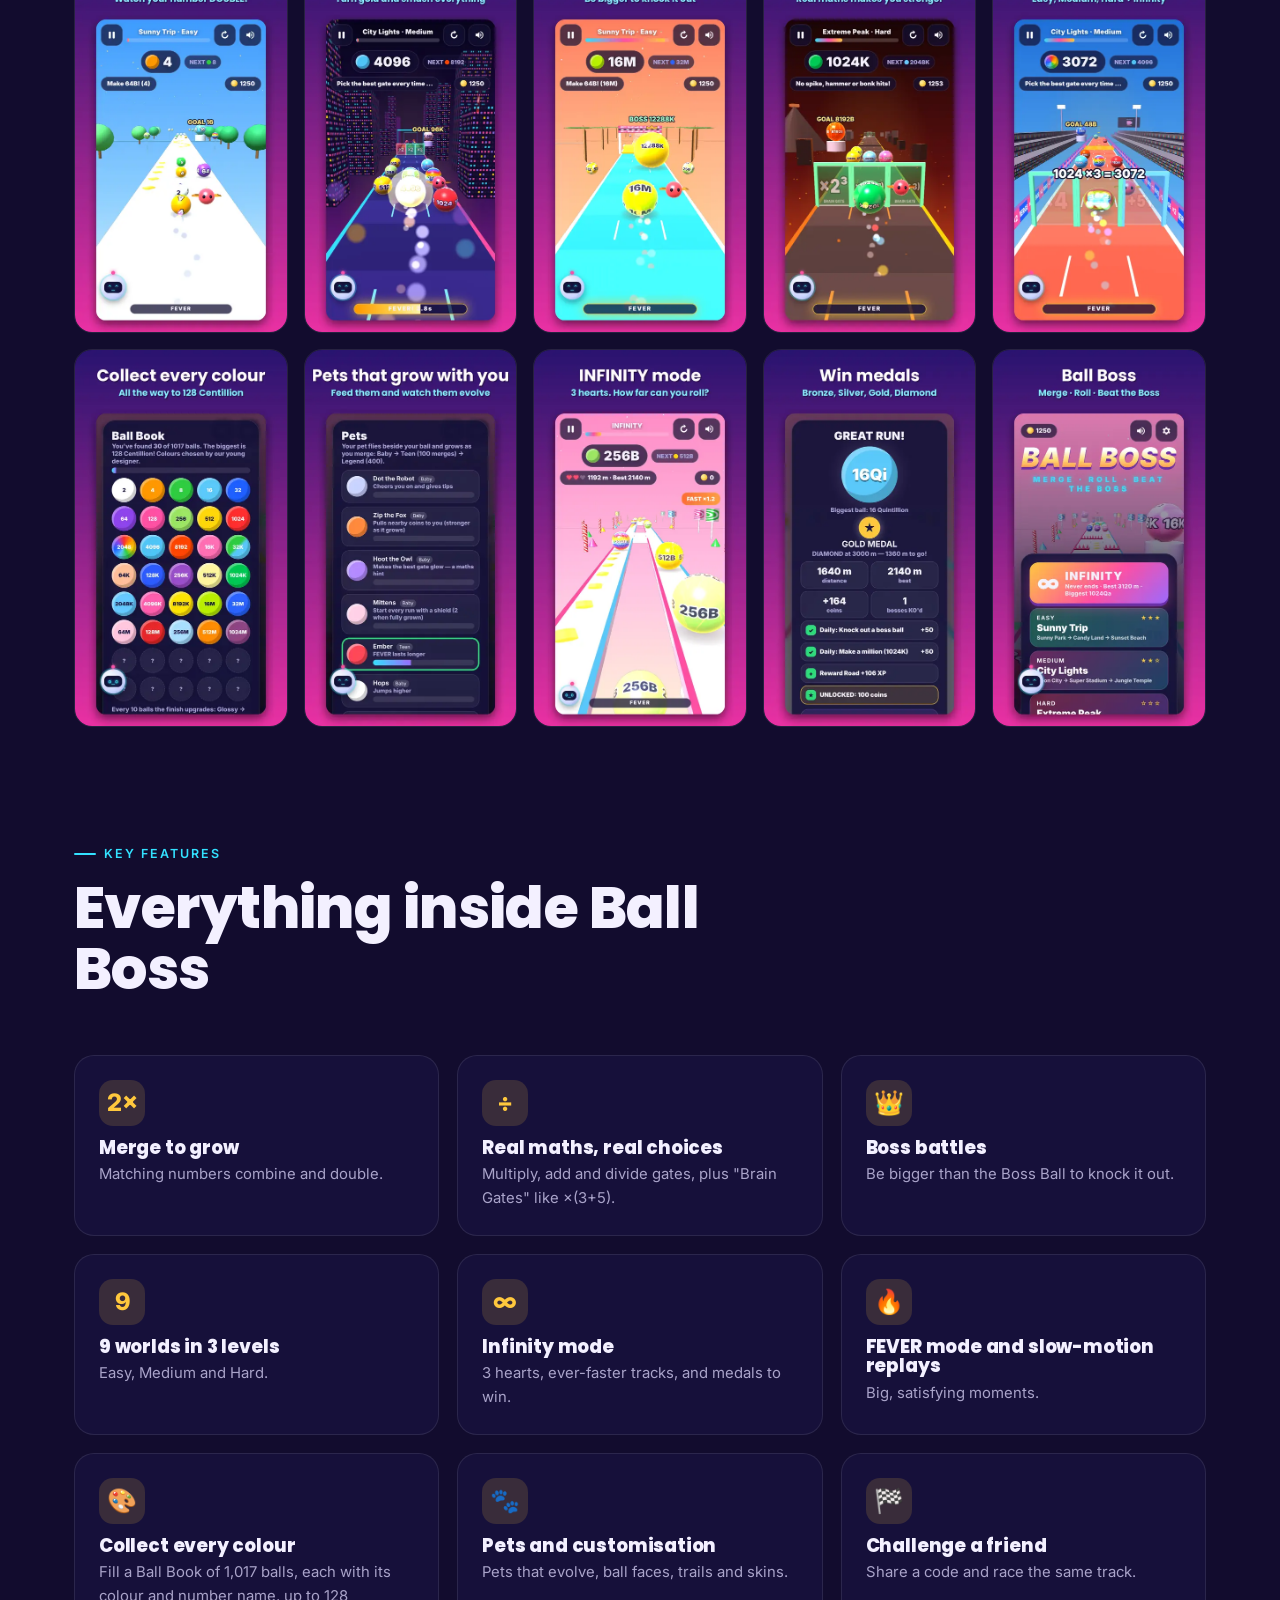
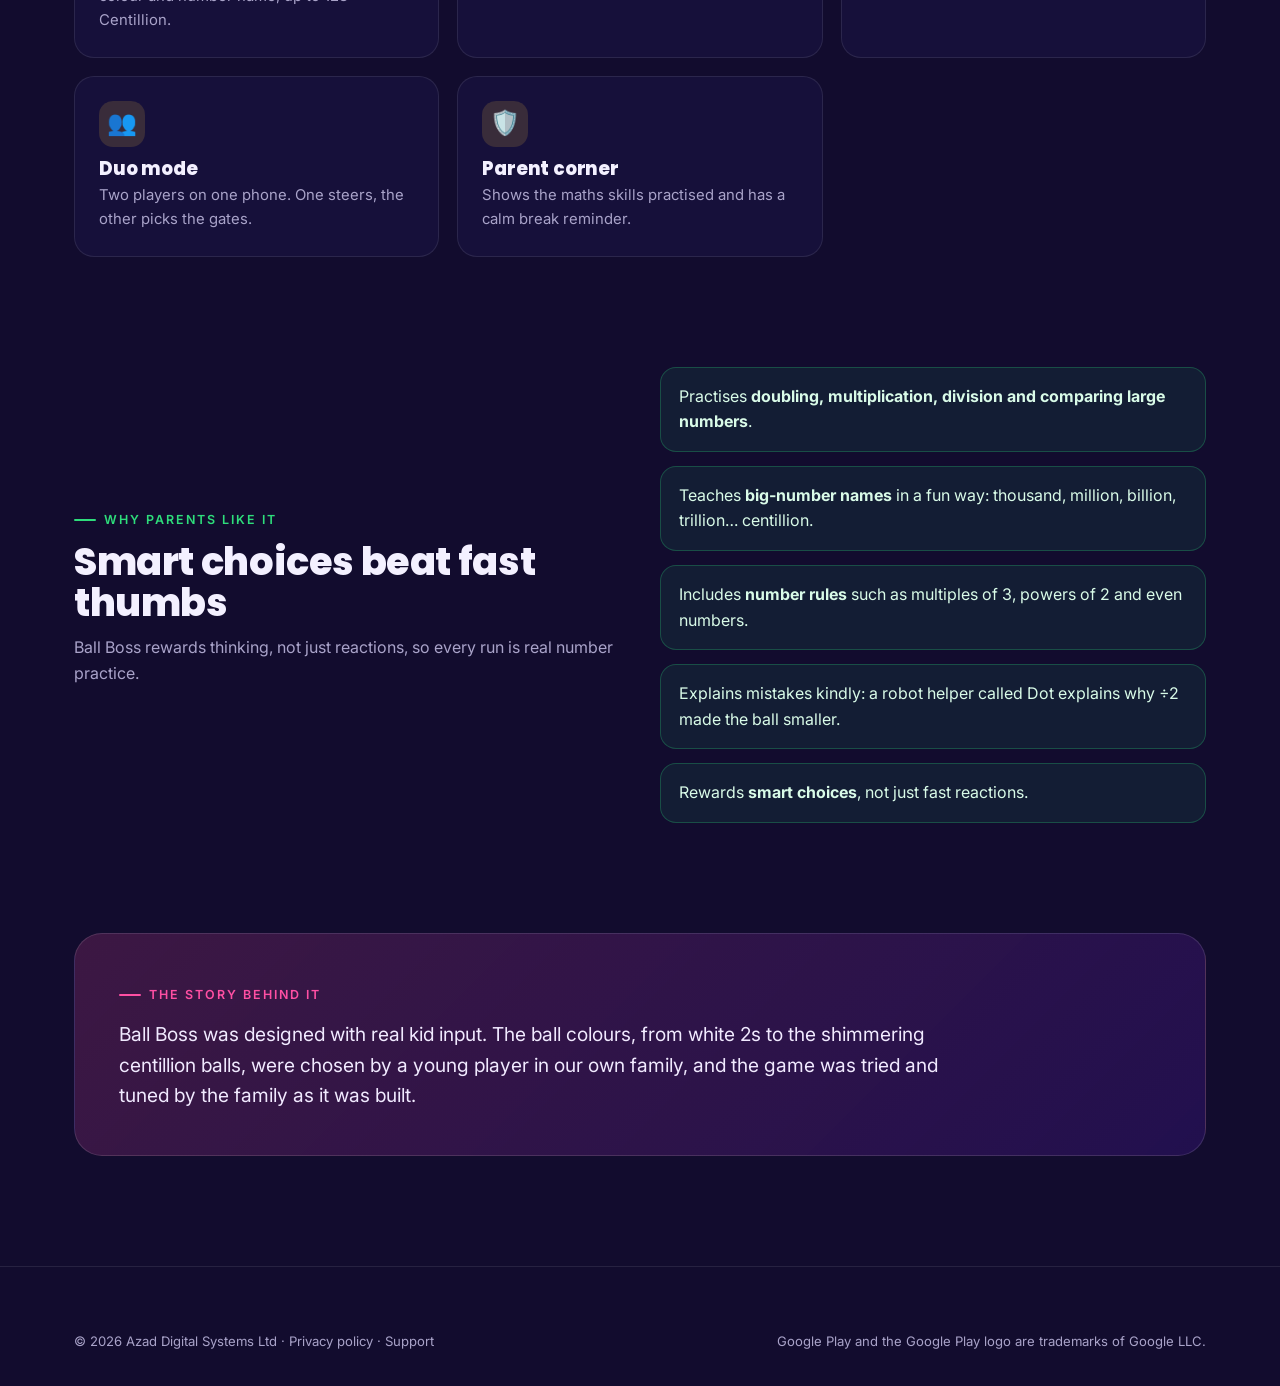
<file: products/ball-boss/index.html>
<!DOCTYPE html>
<html lang="en">
<head>
<meta charset="utf-8">
<meta name="viewport" content="width=device-width,initial-scale=1">
<title>Ball Boss: Number Merge Run | Azad Digital Systems</title>
<meta name="description" content="Ball Boss: a fast, colourful 3D runner game where you roll, merge matching number balls and use real maths to grow your ball. Coming soon on Google Play.">
<link rel="icon" href="../../img/bb-icon.webp">
<link rel="preconnect" href="https://fonts.googleapis.com">
<link rel="preconnect" href="https://fonts.gstatic.com" crossorigin>
<link href="https://fonts.googleapis.com/css2?family=Fredoka:wght@500;600;700&family=Inter:wght@400;500;600&family=Poppins:ital,wght@0,700;0,800;1,900&display=swap" rel="stylesheet">
<link rel="stylesheet" href="../../styles.css">
<style>
body{background:#120C2E}
.bb h1,.bb h2,.bb h3,.bb h4{font-family:'Poppins',sans-serif;font-weight:800}
.bb-hero{padding:130px 0 60px;background:radial-gradient(circle at 80% 10%,rgba(255,79,163,.35),transparent 45%),linear-gradient(160deg,#3A1680,#5B1E8C 45%,#120C2E)}
.bb-hero .wrap{display:grid;grid-template-columns:1.1fr .9fr;gap:50px;align-items:center}
.bb-hero img.banner{border-radius:24px;box-shadow:0 30px 60px -25px #000;margin-bottom:28px}
.bb-hero .phone-static{width:290px;margin:auto;border-radius:32px;overflow:hidden;box-shadow:0 40px 80px -30px #000,0 0 60px -10px rgba(255,200,61,.5)}
.store{font-family:'Poppins';font-style:italic;font-weight:900;font-size:clamp(2.4rem,5vw,3.8rem);background:linear-gradient(180deg,#fff,#FFE07A 50%,#FF8A3D);-webkit-background-clip:text;background-clip:text;color:transparent;line-height:1}
.tagline{font-family:'Poppins';color:#33E1FF;font-weight:700;letter-spacing:.05em;margin:10px 0 18px}
.meta{display:flex;flex-wrap:wrap;gap:10px;margin:22px 0 28px}
.meta span{padding:7px 14px;border-radius:999px;background:rgba(255,255,255,.1);font-size:.85rem}
.feat-card i{display:grid;place-items:center;width:46px;height:46px;border-radius:14px;background:rgba(255,200,61,.15);color:#FFC83D;font-weight:800}
.parents{display:grid;grid-template-columns:1fr 1fr;gap:40px;align-items:center}
.parents ul{list-style:none;display:grid;gap:14px}
.parents li{padding:16px 18px;border-radius:16px;background:rgba(46,221,123,.08);border:1px solid rgba(46,221,123,.25);color:#d9fbe8}
.story{padding:44px;border-radius:28px;background:linear-gradient(135deg,rgba(255,79,163,.18),rgba(58,22,128,.4));border:1px solid rgba(255,255,255,.12)}
@media(max-width:980px){.bb-hero .wrap,.parents{grid-template-columns:1fr}}
</style>
</head>
<body class="bb">
<header class="nav scrolled"><div class="wrap">
  <a href="../../index.html" class="brand"><svg class="logo" viewBox="0 0 64 64"><defs><linearGradient id="lg" x1="0" y1="0" x2="1" y2="1"><stop offset="0" stop-color="#33E1FF"/><stop offset=".5" stop-color="#7C5CFF"/><stop offset="1" stop-color="#FF4FA3"/></linearGradient></defs><rect width="64" height="64" rx="18" fill="url(#lg)"/><path d="M32 13 49 51h-9l-3.4-8H27.4L24 51h-9Zm0 15-3 8h6Z" fill="#fff"/></svg><span>Azad<small>Digital Systems</small></span></a>
  <a href="../../index.html#portfolio" class="btn btn-ghost btn-sm" style="display:inline-flex">← All products</a>
</div></header>

<section class="bb-hero">
  <div class="wrap">
    <div>
      <img class="banner" src="../../img/bb-banner.webp" alt="Ball Boss logo with number balls and a crowned 2048 ball">
      <div class="store">Ball Boss</div>
      <div class="tagline">MERGE · ROLL · BEAT THE BOSS</div>
      <p style="color:#e6defc;font-size:1.1rem">A fast, colourful 3D runner game where you roll, merge matching number balls and use real maths to grow your ball as big as possible.</p>
      <div class="meta"><span>Free to play</span><span>Android</span><span>Ages 9+</span><span>Casual · Arcade · Learning</span></div>
      <span class="gp-badge"><svg width="26" height="28" viewBox="0 0 26 28"><path d="M1 1l13 13L1 27c-.6-.3-1-1-1-1.8V2.8C0 2 .4 1.3 1 1z" fill="#33E1FF"/><path d="M18.5 9.5 14 14 1 1c.3-.1.7-.1 1.1.1z" fill="#2EDD7B"/><path d="M18.5 18.5 2.1 27.9c-.4.2-.8.2-1.1.1l13-13z" fill="#FF4FA3"/><path d="m18.5 9.5 5.4 3.1c1.4.8 1.4 2 0 2.8l-5.4 3.1L14 14z" fill="#FFC83D"/></svg><span><small>Coming soon on</small><b>Google Play</b></span></span>
    </div>
    <div class="phone-static"><img src="../../img/bb-01.webp" alt="Merge matching balls: watch your number double"></div>
  </div>
</section>

<section>
  <div class="wrap prose" style="max-width:820px">
    <span class="eyebrow">About the game</span>
    <h2 style="font-size:2.4rem;margin-top:12px">Number skills, turned into a 3D adventure</h2>
    <p><strong>Ball Boss</strong> turns number skills into a fast, exciting 3D adventure. Swipe to throw your ball, then steer it down the track. Roll into a ball with the same number and they <strong>merge</strong>: 2 + 2 = 4, 4 + 4 = 8, all the way to millions, billions and beyond.</p>
    <p>Every few seconds there's a decision to make. Will you take the ×3 gate or the +half gate? Is your number big enough to smash that wall? Can you open a door that only lets multiples of 3 through? Choose well and your ball grows. Choose badly and it shrinks.</p>
    <p>Travel through <strong>9 worlds</strong>, from Sunny Park and Candy Land to Neon City, Volcano Run and the Cosmic Highway. Fill up <strong>FEVER mode</strong> to turn gold and smash everything, catch slow-motion highlight replays, and beat the giant <strong>Boss Ball</strong> at the end of each level.</p>
    <p>Then take on <strong>Infinity mode</strong>. You get 3 hearts, the track keeps getting faster, and you win Bronze, Silver, Gold and Diamond medals. How far can you roll?</p>
  </div>
</section>

<section style="padding-top:0">
  <div class="wrap">
    <div class="shots">
      <img src="../../img/bb-01.webp" alt="Merge matching balls: watch your number DOUBLE!" loading="lazy">
      <img src="../../img/bb-02.webp" alt="FEVER mode: turn gold and smash everything" loading="lazy">
      <img src="../../img/bb-03.webp" alt="Beat the BOSS ball: be bigger to knock it out" loading="lazy">
      <img src="../../img/bb-04.webp" alt="Brain Gates: real maths makes you stronger" loading="lazy">
      <img src="../../img/bb-05.webp" alt="9 amazing worlds: Easy, Medium, Hard + Infinity" loading="lazy">
      <img src="../../img/bb-06.webp" alt="Collect every colour, all the way to 128 Centillion" loading="lazy">
      <img src="../../img/bb-07.webp" alt="Pets that grow with you" loading="lazy">
      <img src="../../img/bb-08.webp" alt="INFINITY: 3 hearts. How far can you roll?" loading="lazy">
      <img src="../../img/bb-09.webp" alt="Win medals: Bronze, Silver, Gold, Diamond" loading="lazy">
      <img src="../../img/bb-10.webp" alt="Ball Boss main menu" loading="lazy">
    </div>
  </div>
</section>

<section style="padding-top:0">
  <div class="wrap">
    <div class="sec-head"><span class="eyebrow">Key features</span><h2>Everything inside Ball Boss</h2></div>
    <div class="feat-grid">
      <div class="feat-card"><i>2×</i><h4>Merge to grow</h4><p>Matching numbers combine and double.</p></div>
      <div class="feat-card"><i>÷</i><h4>Real maths, real choices</h4><p>Multiply, add and divide gates, plus "Brain Gates" like ×(3+5).</p></div>
      <div class="feat-card"><i>👑</i><h4>Boss battles</h4><p>Be bigger than the Boss Ball to knock it out.</p></div>
      <div class="feat-card"><i>9</i><h4>9 worlds in 3 levels</h4><p>Easy, Medium and Hard.</p></div>
      <div class="feat-card"><i>∞</i><h4>Infinity mode</h4><p>3 hearts, ever-faster tracks, and medals to win.</p></div>
      <div class="feat-card"><i>🔥</i><h4>FEVER mode and slow-motion replays</h4><p>Big, satisfying moments.</p></div>
      <div class="feat-card"><i>🎨</i><h4>Collect every colour</h4><p>Fill a Ball Book of 1,017 balls, each with its colour and number name, up to 128 Centillion.</p></div>
      <div class="feat-card"><i>🐾</i><h4>Pets and customisation</h4><p>Pets that evolve, ball faces, trails and skins.</p></div>
      <div class="feat-card"><i>🏁</i><h4>Challenge a friend</h4><p>Share a code and race the same track.</p></div>
      <div class="feat-card"><i>👥</i><h4>Duo mode</h4><p>Two players on one phone. One steers, the other picks the gates.</p></div>
      <div class="feat-card"><i>🛡️</i><h4>Parent corner</h4><p>Shows the maths skills practised and has a calm break reminder.</p></div>
    </div>
  </div>
</section>

<section style="padding-top:0">
  <div class="wrap parents">
    <div>
      <span class="eyebrow" style="color:#2EDD7B">Why parents like it</span>
      <h2 style="font-size:2.4rem;margin:12px 0">Smart choices beat fast thumbs</h2>
      <p style="color:var(--mute)">Ball Boss rewards thinking, not just reactions, so every run is real number practice.</p>
    </div>
    <ul>
      <li>Practises <strong>doubling, multiplication, division and comparing large numbers</strong>.</li>
      <li>Teaches <strong>big-number names</strong> in a fun way: thousand, million, billion, trillion… centillion.</li>
      <li>Includes <strong>number rules</strong> such as multiples of 3, powers of 2 and even numbers.</li>
      <li>Explains mistakes kindly: a robot helper called Dot explains why ÷2 made the ball smaller.</li>
      <li>Rewards <strong>smart choices</strong>, not just fast reactions.</li>
    </ul>
  </div>
</section>

<section style="padding-top:0">
  <div class="wrap">
    <div class="story">
      <span class="eyebrow" style="color:#FF4FA3">The story behind it</span>
      <p style="font-size:1.2rem;margin-top:14px;color:#f1eaff;max-width:820px">Ball Boss was designed with real kid input. The ball colours, from white 2s to the shimmering centillion balls, were chosen by a young player in our own family, and the game was tried and tuned by the family as it was built.</p>
    </div>
  </div>
</section>

<footer>
  <div class="wrap">
    <div class="foot-bottom" style="border:0;padding-top:0">
      <span>© 2026 Azad Digital Systems Ltd · <a href="../../ball-boss/privacy/index.html">Privacy policy</a> · <a href="../../index.html#contact-support">Support</a></span>
      <span>Google Play and the Google Play logo are trademarks of Google LLC.</span>
    </div>
  </div>
</footer>
</body>
</html>
</file>
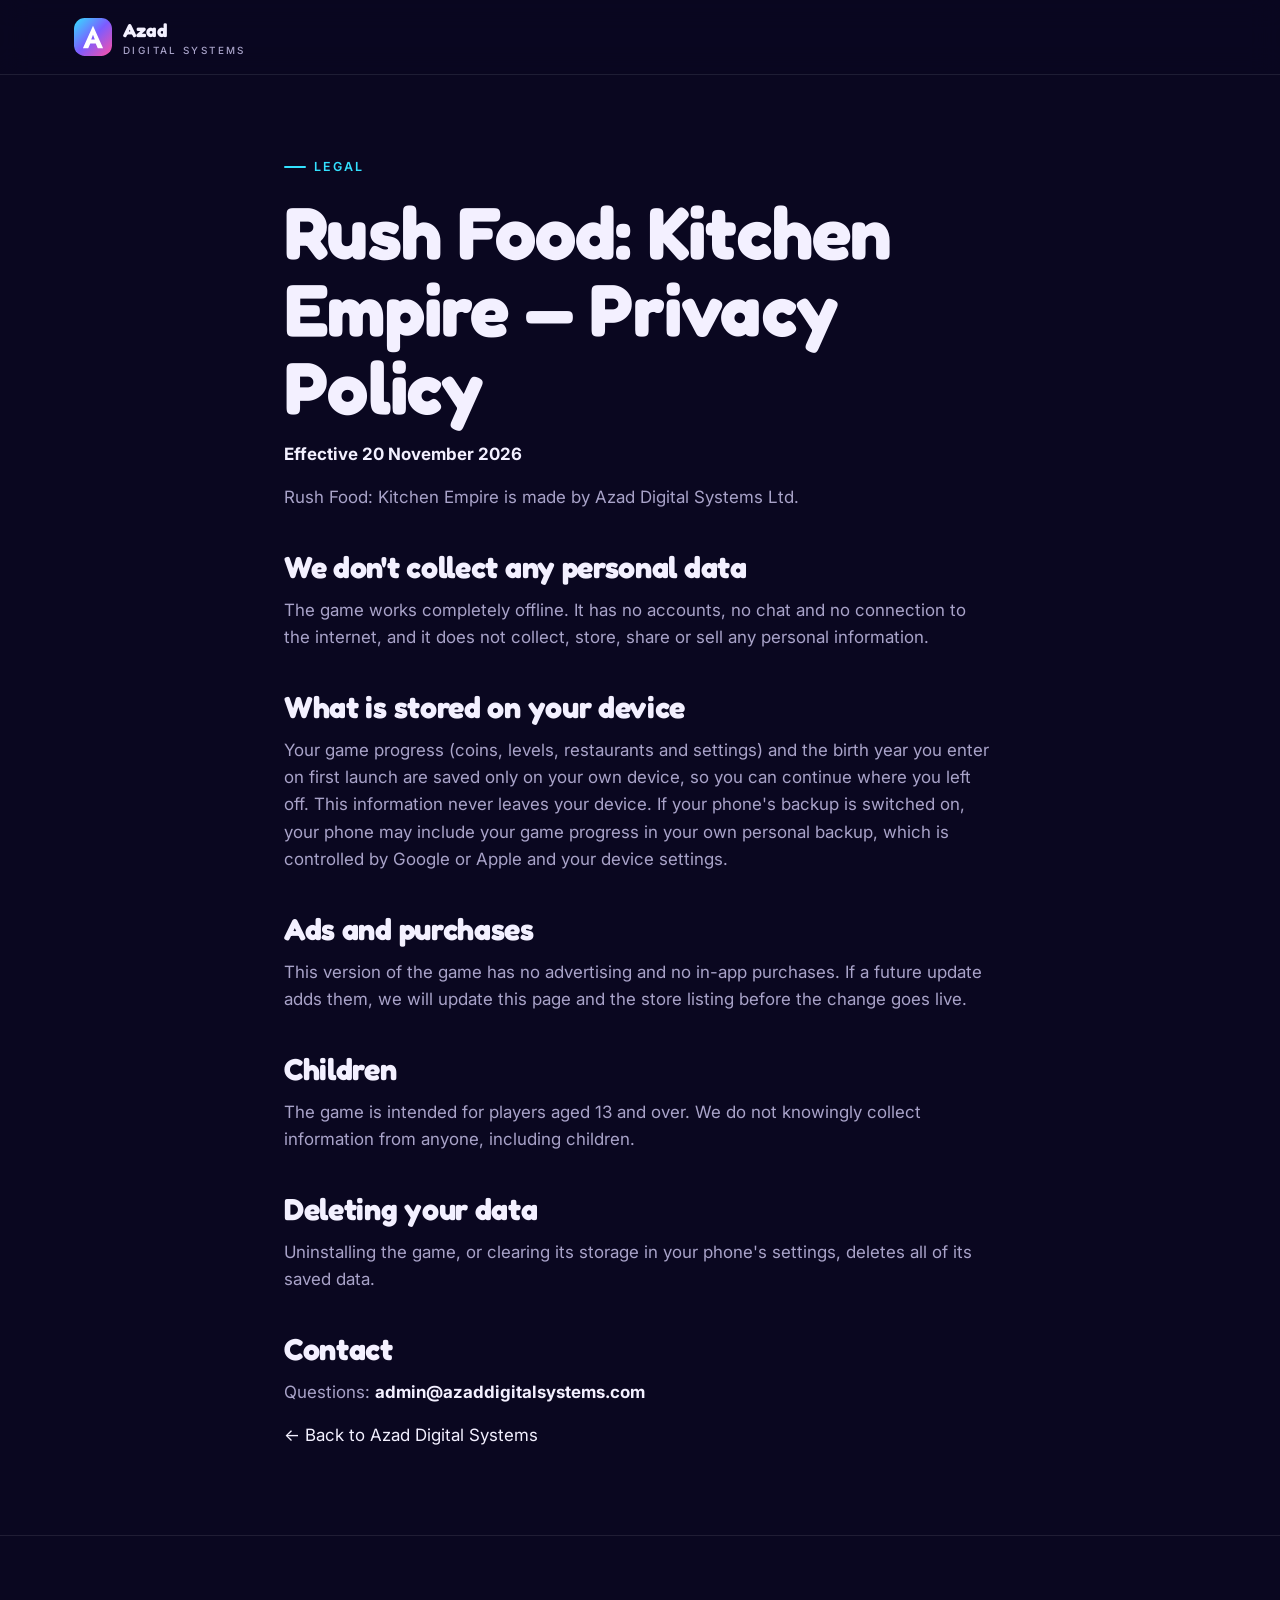
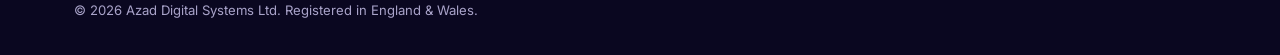
<file: rush-food/privacy/index.html>
<!DOCTYPE html>
<html lang="en">
<head>
<meta charset="utf-8">
<meta name="viewport" content="width=device-width,initial-scale=1">
<title>Rush Food: Kitchen Empire Privacy Policy | Azad Digital Systems</title>
<link rel="preconnect" href="https://fonts.googleapis.com">
<link href="https://fonts.googleapis.com/css2?family=Fredoka:wght@500;600;700&family=Inter:wght@400;500;600&display=swap" rel="stylesheet">
<link rel="stylesheet" href="../../styles.css">
</head>
<body>
<header class="nav scrolled"><div class="wrap">
  <a href="../../index.html" class="brand"><svg class="logo" viewBox="0 0 64 64"><defs><linearGradient id="lg" x1="0" y1="0" x2="1" y2="1"><stop offset="0" stop-color="#33E1FF"/><stop offset=".5" stop-color="#7C5CFF"/><stop offset="1" stop-color="#FF4FA3"/></linearGradient></defs><rect width="64" height="64" rx="18" fill="url(#lg)"/><path d="M32 13 49 51h-9l-3.4-8H27.4L24 51h-9Zm0 15-3 8h6Z" fill="#fff"/></svg><span>Azad<small>Digital Systems</small></span></a>
</div></header>
<section class="page-hero">
  <div class="wrap prose">
    <span class="eyebrow">Legal</span>
    <h1>Rush Food: Kitchen Empire — Privacy Policy</h1>
    <p><strong>Effective 20 November 2026</strong></p>
    <p>Rush Food: Kitchen Empire is made by Azad Digital Systems Ltd.</p>
    <h2>We don't collect any personal data</h2>
    <p>The game works completely offline. It has no accounts, no chat and no connection to the internet, and it does not collect, store, share or sell any personal information.</p>
    <h2>What is stored on your device</h2>
    <p>Your game progress (coins, levels, restaurants and settings) and the birth year you enter on first launch are saved only on your own device, so you can continue where you left off. This information never leaves your device. If your phone's backup is switched on, your phone may include your game progress in your own personal backup, which is controlled by Google or Apple and your device settings.</p>
    <h2>Ads and purchases</h2>
    <p>This version of the game has no advertising and no in-app purchases. If a future update adds them, we will update this page and the store listing before the change goes live.</p>
    <h2>Children</h2>
    <p>The game is intended for players aged 13 and over. We do not knowingly collect information from anyone, including children.</p>
    <h2>Deleting your data</h2>
    <p>Uninstalling the game, or clearing its storage in your phone's settings, deletes all of its saved data.</p>
    <h2>Contact</h2>
    <p>Questions: <strong>admin@azaddigitalsystems.com</strong></p>
    <p><a class="arrow-link" href="../../index.html">← Back to Azad Digital Systems</a></p>
  </div>
</section>
<footer><div class="wrap"><div class="foot-bottom" style="border:0;padding-top:0"><span>© 2026 Azad Digital Systems Ltd. Registered in England &amp; Wales.</span></div></div></footer>
</body>
</html>
</file>
<file: styles.css>
:root{
  --ink:#0A0720;--ink2:#120C2E;--card:#16103A;--line:rgba(255,255,255,.09);
  --text:#F3F0FF;--mute:#A9A3C9;--violet:#7C5CFF;--pink:#FF4FA3;--cyan:#33E1FF;
  --gold:#FFC83D;--orange:#FF8A3D;--green:#2EDD7B;
  --display:'Fredoka',system-ui,sans-serif;--body:'Inter',system-ui,sans-serif;
  --r:22px;--max:1180px;
}
*{box-sizing:border-box;margin:0;padding:0}
html{scroll-behavior:smooth}
body{background:var(--ink);color:var(--text);font-family:var(--body);line-height:1.6;-webkit-font-smoothing:antialiased;overflow-x:hidden}
img{max-width:100%;display:block}
a{color:inherit;text-decoration:none}
.wrap{max-width:var(--max);margin:0 auto;padding:0 24px}
h1,h2,h3,h4{font-family:var(--display);font-weight:700;line-height:1.05;letter-spacing:-.01em}
.eyebrow{display:inline-flex;align-items:center;gap:8px;font-size:.78rem;font-weight:600;letter-spacing:.16em;text-transform:uppercase;color:var(--cyan)}
.eyebrow::before{content:"";width:22px;height:2px;background:currentColor;border-radius:2px}
.grad{background:linear-gradient(100deg,var(--cyan),var(--violet) 40%,var(--pink) 75%,var(--gold));-webkit-background-clip:text;background-clip:text;color:transparent}
section{position:relative;padding:110px 0}
.sec-head{max-width:760px;margin-bottom:56px}
.sec-head h2{font-size:clamp(2.2rem,4.6vw,3.6rem);margin:14px 0 16px}
.sec-head p{color:var(--mute);font-size:1.12rem}

/* nav */
.nav{position:fixed;inset:0 0 auto;z-index:50;transition:.3s}
.nav.scrolled{background:rgba(10,7,32,.78);backdrop-filter:blur(14px);border-bottom:1px solid var(--line)}
.nav .wrap{display:flex;align-items:center;justify-content:space-between;height:74px}
.brand{display:flex;align-items:center;gap:11px;font-family:var(--display);font-weight:700;font-size:1.18rem}
.brand small{display:block;font-family:var(--body);font-weight:500;font-size:.62rem;letter-spacing:.24em;color:var(--mute);text-transform:uppercase;margin-top:-2px}
.logo{width:38px;height:38px;flex:none}
.nav-links{display:flex;gap:30px;font-size:.93rem;color:var(--mute)}
.nav-links a:hover{color:var(--text)}
.btn{display:inline-flex;align-items:center;gap:9px;padding:13px 24px;border-radius:999px;font-weight:600;font-size:.95rem;transition:transform .2s,box-shadow .2s,background .2s;border:0;cursor:pointer}
.btn:hover{transform:translateY(-2px)}
.btn-primary{background:linear-gradient(100deg,var(--violet),var(--pink));color:#fff;box-shadow:0 10px 30px -8px rgba(255,79,163,.55)}
.btn-ghost{border:1px solid rgba(255,255,255,.22);color:var(--text)}
.btn-ghost:hover{background:rgba(255,255,255,.07)}
.btn-sm{padding:9px 18px;font-size:.86rem}
.menu-btn{display:none;background:none;border:0;color:var(--text);font-size:1.6rem;cursor:pointer}

/* hero */
.hero{min-height:100vh;display:flex;align-items:center;padding:140px 0 90px;overflow:hidden}
.aurora{position:absolute;inset:0;pointer-events:none;overflow:hidden}
.aurora span{position:absolute;border-radius:50%;filter:blur(90px);opacity:.55;animation:drift 18s ease-in-out infinite alternate}
.aurora span:nth-child(1){width:560px;height:560px;background:var(--violet);top:-160px;left:-120px}
.aurora span:nth-child(2){width:480px;height:480px;background:var(--pink);top:20%;right:-140px;animation-delay:-6s;opacity:.4}
.aurora span:nth-child(3){width:420px;height:420px;background:var(--cyan);bottom:-200px;left:35%;animation-delay:-11s;opacity:.28}
@keyframes drift{to{transform:translate(60px,40px) scale(1.12)}}
.grid-bg{position:absolute;inset:0;background-image:linear-gradient(var(--line) 1px,transparent 1px),linear-gradient(90deg,var(--line) 1px,transparent 1px);background-size:64px 64px;mask-image:radial-gradient(ellipse at 50% 40%,#000 20%,transparent 70%);opacity:.5}
.hero-inner{position:relative;display:grid;grid-template-columns:1.15fr .85fr;gap:60px;align-items:center}
.hero h1{font-size:clamp(2.9rem,6.6vw,5.6rem);margin:22px 0 24px}
.hero p.lead{font-size:1.2rem;color:var(--mute);max-width:560px;margin-bottom:36px}
.hero-ctas{display:flex;gap:14px;flex-wrap:wrap}
.pillars-mini{display:flex;gap:26px;margin-top:48px;flex-wrap:wrap}
.pillars-mini div{font-size:.88rem;color:var(--mute)}
.pillars-mini b{display:block;font-family:var(--display);font-size:1.25rem;color:var(--text)}

.orbit{position:relative;aspect-ratio:1;max-width:470px;margin-left:auto;width:100%}
.orbit .ring{position:absolute;inset:0;border:1px dashed rgba(255,255,255,.14);border-radius:50%;animation:spin 60s linear infinite}
.orbit .ring.r2{inset:16%;animation-duration:40s;animation-direction:reverse}
@keyframes spin{to{transform:rotate(360deg)}}
.orbit .core{position:absolute;inset:33%;border-radius:50%;background:radial-gradient(circle at 35% 30%,#2a1d6e,#120C2E 70%);border:1px solid rgba(255,255,255,.12);display:grid;place-items:center;box-shadow:0 0 80px -10px rgba(124,92,255,.7)}
.orbit .core svg{width:58%}
.node{position:absolute;width:104px;padding:12px 10px;border-radius:20px;background:rgba(22,16,58,.82);border:1px solid var(--line);backdrop-filter:blur(8px);text-align:center;font-size:.74rem;color:var(--mute);animation:bob 5s ease-in-out infinite;box-shadow:0 20px 40px -20px #000}
.node b{display:block;color:var(--text);font-family:var(--display);font-size:.95rem;margin-top:6px}
.node .ic{width:46px;height:46px;border-radius:13px;margin:0 auto;display:grid;place-items:center;font-family:var(--display);font-weight:700;font-size:1.25rem;overflow:hidden}
.node.n1{top:2%;left:50%;margin-left:-52px}
.node.n2{bottom:10%;left:-2%;animation-delay:-1.6s}
.node.n3{bottom:10%;right:-2%;animation-delay:-3.2s}
@keyframes bob{50%{transform:translateY(-10px)}}

/* marquee */
.marquee{border-block:1px solid var(--line);padding:22px 0;overflow:hidden;background:rgba(255,255,255,.015)}
.marquee-track{display:flex;gap:56px;width:max-content;animation:scroll 32s linear infinite;font-family:var(--display);font-size:1.5rem;color:rgba(255,255,255,.35);white-space:nowrap}
.marquee-track span::after{content:"✦";margin-left:56px;color:var(--pink)}
@keyframes scroll{to{transform:translateX(-50%)}}

/* pillars */
.pillars{display:grid;grid-template-columns:repeat(3,1fr);gap:22px}
.pillar{padding:34px;border-radius:var(--r);background:linear-gradient(180deg,rgba(255,255,255,.05),rgba(255,255,255,.01));border:1px solid var(--line);position:relative;overflow:hidden;transition:.3s}
.pillar:hover{transform:translateY(-6px);border-color:rgba(255,255,255,.2)}
.pillar::after{content:"";position:absolute;width:200px;height:200px;border-radius:50%;filter:blur(60px);opacity:.35;top:-80px;right:-60px;background:var(--c)}
.pillar .num{font-family:var(--display);font-size:.9rem;color:var(--c);letter-spacing:.1em}
.pillar h3{font-size:2rem;margin:14px 0 10px}
.pillar p{color:var(--mute)}
.pillar ul{list-style:none;margin-top:20px;display:flex;flex-wrap:wrap;gap:8px}
.pillar li{font-size:.8rem;padding:6px 12px;border-radius:999px;border:1px solid var(--line);color:var(--text)}

/* portfolio */
.portfolio{display:grid;grid-template-columns:repeat(3,1fr);gap:24px}
.prod{border-radius:26px;background:var(--card);border:1px solid var(--line);overflow:hidden;display:flex;flex-direction:column;transition:.35s}
.prod:hover{transform:translateY(-8px);box-shadow:0 30px 60px -30px var(--glow);border-color:rgba(255,255,255,.2)}
.prod-visual{height:260px;position:relative;overflow:hidden;background:var(--bg)}
.prod-body{padding:26px 26px 28px;display:flex;flex-direction:column;gap:12px;flex:1}
.prod-top{display:flex;align-items:center;justify-content:space-between;gap:10px}
.tag{font-size:.72rem;font-weight:600;letter-spacing:.1em;text-transform:uppercase;color:var(--mute)}
.status{font-size:.72rem;font-weight:600;padding:5px 11px;border-radius:999px;background:rgba(255,255,255,.07);display:inline-flex;align-items:center;gap:6px}
.status::before{content:"";width:7px;height:7px;border-radius:50%;background:var(--dot,var(--gold));box-shadow:0 0 10px var(--dot,var(--gold))}
.prod h3{font-size:1.75rem}
.prod p{color:var(--mute);font-size:.97rem;flex:1}
.prod .links{display:flex;gap:16px;align-items:center;margin-top:6px;font-weight:600;font-size:.92rem}
.arrow-link{display:inline-flex;align-items:center;gap:6px;color:var(--text)}
.arrow-link span{transition:transform .2s}
.arrow-link:hover span{transform:translateX(4px)}

/* visual: jobs */
.v-jobs{--bg:linear-gradient(140deg,#0E2A4A,#13205C 60%,#1B1150)}
.v-jobs .win{position:absolute;left:28px;right:28px;top:34px;border-radius:16px;background:rgba(255,255,255,.96);color:#14163a;padding:16px;box-shadow:0 30px 50px -20px rgba(0,0,0,.6);font-size:.72rem}
.v-jobs .row{display:flex;align-items:center;gap:10px;margin-bottom:10px}
.v-jobs .av{width:30px;height:30px;border-radius:9px;background:linear-gradient(135deg,var(--cyan),var(--violet))}
.v-jobs .ln{height:7px;border-radius:5px;background:#e3e5f2}
.v-jobs .match{position:absolute;right:-10px;top:-14px;background:var(--green);color:#05301a;font-weight:700;padding:6px 11px;border-radius:999px;font-size:.72rem;box-shadow:0 8px 20px -6px var(--green)}
.v-jobs .ai{position:absolute;left:44px;bottom:26px;background:linear-gradient(100deg,var(--violet),var(--cyan));padding:9px 14px;border-radius:12px;font-weight:600;font-size:.78rem;display:flex;gap:8px;align-items:center;animation:bob 4s ease-in-out infinite}
/* visual: phonics */
.v-phon{--bg:radial-gradient(circle at 30% 20%,#FFB13D,#FF5E7E 55%,#B12A8C)}
.v-phon .letters{position:absolute;inset:0}
.v-phon .lt{position:absolute;width:62px;height:62px;border-radius:18px;background:#fff;display:grid;place-items:center;font-family:var(--display);font-weight:700;font-size:2rem;box-shadow:0 8px 0 rgba(0,0,0,.18),0 20px 30px -10px rgba(0,0,0,.35);animation:bob 4s ease-in-out infinite}
.v-phon .big{position:absolute;left:50%;bottom:22px;transform:translateX(-50%);font-family:var(--display);font-weight:700;color:#fff;font-size:1.9rem;text-shadow:0 4px 0 rgba(0,0,0,.2);white-space:nowrap}
/* visual: ballboss */
.v-ball{--bg:linear-gradient(160deg,#3A1680,#120C2E)}
.v-ball img.banner{width:100%;height:100%;object-fit:cover}

/* spotlight */
.spot{background:linear-gradient(180deg,transparent,rgba(58,22,128,.35) 30%,rgba(91,30,140,.25) 70%,transparent)}
.spot-grid{display:grid;grid-template-columns:1fr 1fr;gap:60px;align-items:center}
.spot h2{font-size:clamp(2.4rem,5vw,4rem);margin:16px 0}
.tagline{font-family:var(--display);color:var(--cyan);font-size:1.25rem;letter-spacing:.04em}
.feat-list{display:grid;grid-template-columns:1fr 1fr;gap:14px;margin:28px 0 34px}
.feat{display:flex;gap:12px;align-items:flex-start;font-size:.93rem;color:var(--mute)}
.feat i{flex:none;width:34px;height:34px;border-radius:11px;display:grid;place-items:center;font-style:normal;background:rgba(255,200,61,.14);color:var(--gold);font-weight:700}
.feat b{color:var(--text);display:block;font-size:.98rem}
.gallery{position:relative;height:560px}
.phone{position:absolute;width:250px;border-radius:30px;overflow:hidden;box-shadow:0 40px 80px -30px #000,0 0 0 1px rgba(255,255,255,.1);transition:.6s cubic-bezier(.2,.8,.2,1)}
.phone img{width:100%}
.phone.p0{left:50%;top:0;transform:translateX(-50%);z-index:3;width:270px}
.phone.p1{left:2%;top:60px;transform:rotate(-8deg) scale(.85);z-index:2;opacity:.75}
.phone.p2{right:2%;top:60px;transform:rotate(8deg) scale(.85);z-index:2;opacity:.75}
.dots{display:flex;gap:8px;justify-content:center;margin-top:18px}
.dots button{width:9px;height:9px;border-radius:9px;border:0;background:rgba(255,255,255,.25);cursor:pointer;transition:.3s}
.dots button.on{width:28px;background:var(--gold)}
.gp-badge{display:inline-flex;align-items:center;gap:12px;padding:11px 20px;border-radius:14px;background:#000;border:1px solid rgba(255,255,255,.25)}
.gp-badge small{display:block;font-size:.66rem;color:var(--mute);letter-spacing:.06em;text-transform:uppercase}
.gp-badge b{font-size:1.05rem}

/* approach */
.approach{display:grid;grid-template-columns:repeat(4,1fr);gap:20px}
.step{padding:28px;border-radius:var(--r);border:1px solid var(--line);background:rgba(255,255,255,.02)}
.step .n{font-family:var(--display);font-size:2.6rem;line-height:1;background:linear-gradient(180deg,#fff,rgba(255,255,255,.15));-webkit-background-clip:text;background-clip:text;color:transparent}
.step h4{font-size:1.25rem;margin:16px 0 8px}
.step p{color:var(--mute);font-size:.93rem}

/* lab */
.lab{display:grid;grid-template-columns:1.2fr 1fr;gap:24px}
.lab-card{padding:40px;border-radius:28px;border:1px solid var(--line);background:linear-gradient(135deg,rgba(124,92,255,.18),rgba(51,225,255,.06));position:relative;overflow:hidden}
.lab-card h3{font-size:2.1rem;margin:12px 0}
.lab-card p{color:var(--mute)}
.chips{display:flex;flex-wrap:wrap;gap:10px;margin-top:24px}
.chips span{padding:9px 16px;border-radius:999px;background:rgba(255,255,255,.06);border:1px solid var(--line);font-size:.86rem}
.facts{display:grid;grid-template-columns:1fr 1fr;gap:16px}
.fact{padding:26px;border-radius:22px;border:1px solid var(--line);background:var(--card)}
.fact b{font-family:var(--display);font-size:1.6rem;display:block;margin-bottom:4px}
.fact span{color:var(--mute);font-size:.88rem}

/* cta */
.cta-box{border-radius:36px;padding:72px 56px;text-align:center;background:radial-gradient(circle at 20% 0%,rgba(255,79,163,.45),transparent 50%),radial-gradient(circle at 90% 100%,rgba(51,225,255,.35),transparent 50%),linear-gradient(135deg,#2A1270,#140B3A);border:1px solid rgba(255,255,255,.14);position:relative;overflow:hidden}
.cta-box h2{font-size:clamp(2.2rem,4.6vw,3.6rem);margin:16px auto;max-width:760px}
.cta-box p{color:#d6d0f5;max-width:580px;margin:0 auto 32px;font-size:1.08rem}
.cform{max-width:640px;margin:0 auto;text-align:left;display:grid;gap:16px}
.cf-row{display:grid;grid-template-columns:1fr 1fr;gap:16px}
.cform label span{display:block;font-size:.82rem;font-weight:600;color:#d6d0f5;margin-bottom:6px}
.cform input,.cform select,.cform textarea{width:100%;padding:13px 16px;border-radius:14px;border:1px solid rgba(255,255,255,.18);background:rgba(10,7,32,.55);color:var(--text);font:inherit;font-size:.96rem;outline:none;transition:border .2s}
.cform input:focus,.cform select:focus,.cform textarea:focus{border-color:var(--cyan)}
.cform select option{background:var(--ink2)}
.cform .btn{justify-self:center;margin-top:6px}
.cf-msg{text-align:center;font-size:.92rem;min-height:1.2em;margin:0!important}
.cf-msg.ok{color:var(--green)}.cf-msg.err{color:#ffb4c8}
@media(max-width:640px){.cf-row{grid-template-columns:1fr}}
.mail{font-family:var(--display);font-size:1.3rem;display:block;margin-top:18px;color:var(--cyan)}

/* footer */
footer{border-top:1px solid var(--line);padding:64px 0 34px;color:var(--mute);font-size:.9rem}
.foot-grid{display:grid;grid-template-columns:1.5fr 1fr 1fr 1fr;gap:40px;margin-bottom:46px}
.foot-grid h5{font-family:var(--display);color:var(--text);font-size:1rem;margin-bottom:14px}
.foot-grid ul{list-style:none;display:grid;gap:9px}
.foot-grid a:hover{color:var(--text)}
.foot-bottom{display:flex;justify-content:space-between;flex-wrap:wrap;gap:12px;border-top:1px solid var(--line);padding-top:26px;font-size:.82rem}

/* reveal */
.rv{opacity:0;transform:translateY(28px);transition:opacity .8s ease,transform .8s ease}
.rv.in{opacity:1;transform:none}
@media (prefers-reduced-motion:reduce){*{animation:none!important;transition:none!important}.rv{opacity:1;transform:none}}

@media (max-width:980px){
  .hero-inner,.spot-grid,.lab{grid-template-columns:1fr}
  .orbit{margin:20px auto 0;max-width:380px}
  .pillars,.portfolio{grid-template-columns:1fr 1fr}
  .approach{grid-template-columns:1fr 1fr}
  .foot-grid{grid-template-columns:1fr 1fr}
  .nav-links,.nav .btn{display:none}
  .menu-btn{display:block}
  .nav.open .nav-links{display:flex;flex-direction:column;position:absolute;top:74px;left:0;right:0;background:var(--ink2);padding:24px;border-bottom:1px solid var(--line)}
}
@media (max-width:640px){
  section{padding:80px 0}
  .pillars,.portfolio,.approach,.feat-list,.facts{grid-template-columns:1fr}
  .gallery{height:470px}.phone{width:200px}.phone.p0{width:220px}
  .cta-box{padding:52px 24px}
  .foot-grid{grid-template-columns:1fr}
}

/* sub pages */
.page-hero{padding:150px 0 70px}
.page-hero h1{font-size:clamp(2.6rem,6vw,4.6rem);margin:16px 0}
.prose{max-width:760px}
.prose p,.prose li{color:var(--mute);font-size:1.06rem;margin-bottom:16px}
.prose h2{font-size:1.9rem;margin:40px 0 14px}
.prose ul{padding-left:20px}
.prose strong{color:var(--text)}
.shots{display:grid;grid-template-columns:repeat(5,1fr);gap:16px}
.shots img{border-radius:18px;border:1px solid var(--line)}
@media (max-width:980px){.shots{grid-template-columns:repeat(3,1fr)}}
@media (max-width:640px){.shots{grid-template-columns:1fr 1fr}}
.feat-grid{display:grid;grid-template-columns:repeat(3,1fr);gap:18px}
@media (max-width:980px){.feat-grid{grid-template-columns:1fr 1fr}}
@media (max-width:640px){.feat-grid{grid-template-columns:1fr}}
.feat-card{padding:24px;border-radius:20px;background:var(--card);border:1px solid var(--line)}
.feat-card h4{font-size:1.15rem;margin:12px 0 6px}
.feat-card p{color:var(--mute);font-size:.93rem}
.feat-card i{font-style:normal;font-size:1.5rem}

.v-phon{--bg:radial-gradient(circle at 30% 20%,#FFD36B,#FF8A5B 55%,#E0507F)}
.v-phon .ph-shot{position:absolute;left:50%;top:22px;width:150px;transform:translateX(-50%) rotate(-3deg);border-radius:20px;box-shadow:0 25px 40px -15px rgba(0,0,0,.5);border:4px solid #fff}
.v-phon .ph-char{position:absolute;width:86px;animation:bob 4s ease-in-out infinite;filter:drop-shadow(0 10px 12px rgba(0,0,0,.25))}
.v-phon .c1{left:8%;bottom:18px}.v-phon .c2{right:8%;bottom:26px;animation-delay:-1.4s}.v-phon .c3{right:12%;top:18px;width:70px;animation-delay:-2.6s}
.v-jobs{--bg:#140f3a}.v-jobs .ij-shot{width:100%;height:100%;object-fit:cover;object-position:62% 30%}
.v-ball img.banner{object-fit:contain}
.status{white-space:nowrap}
.prod-top{align-items:flex-start}
</file>
